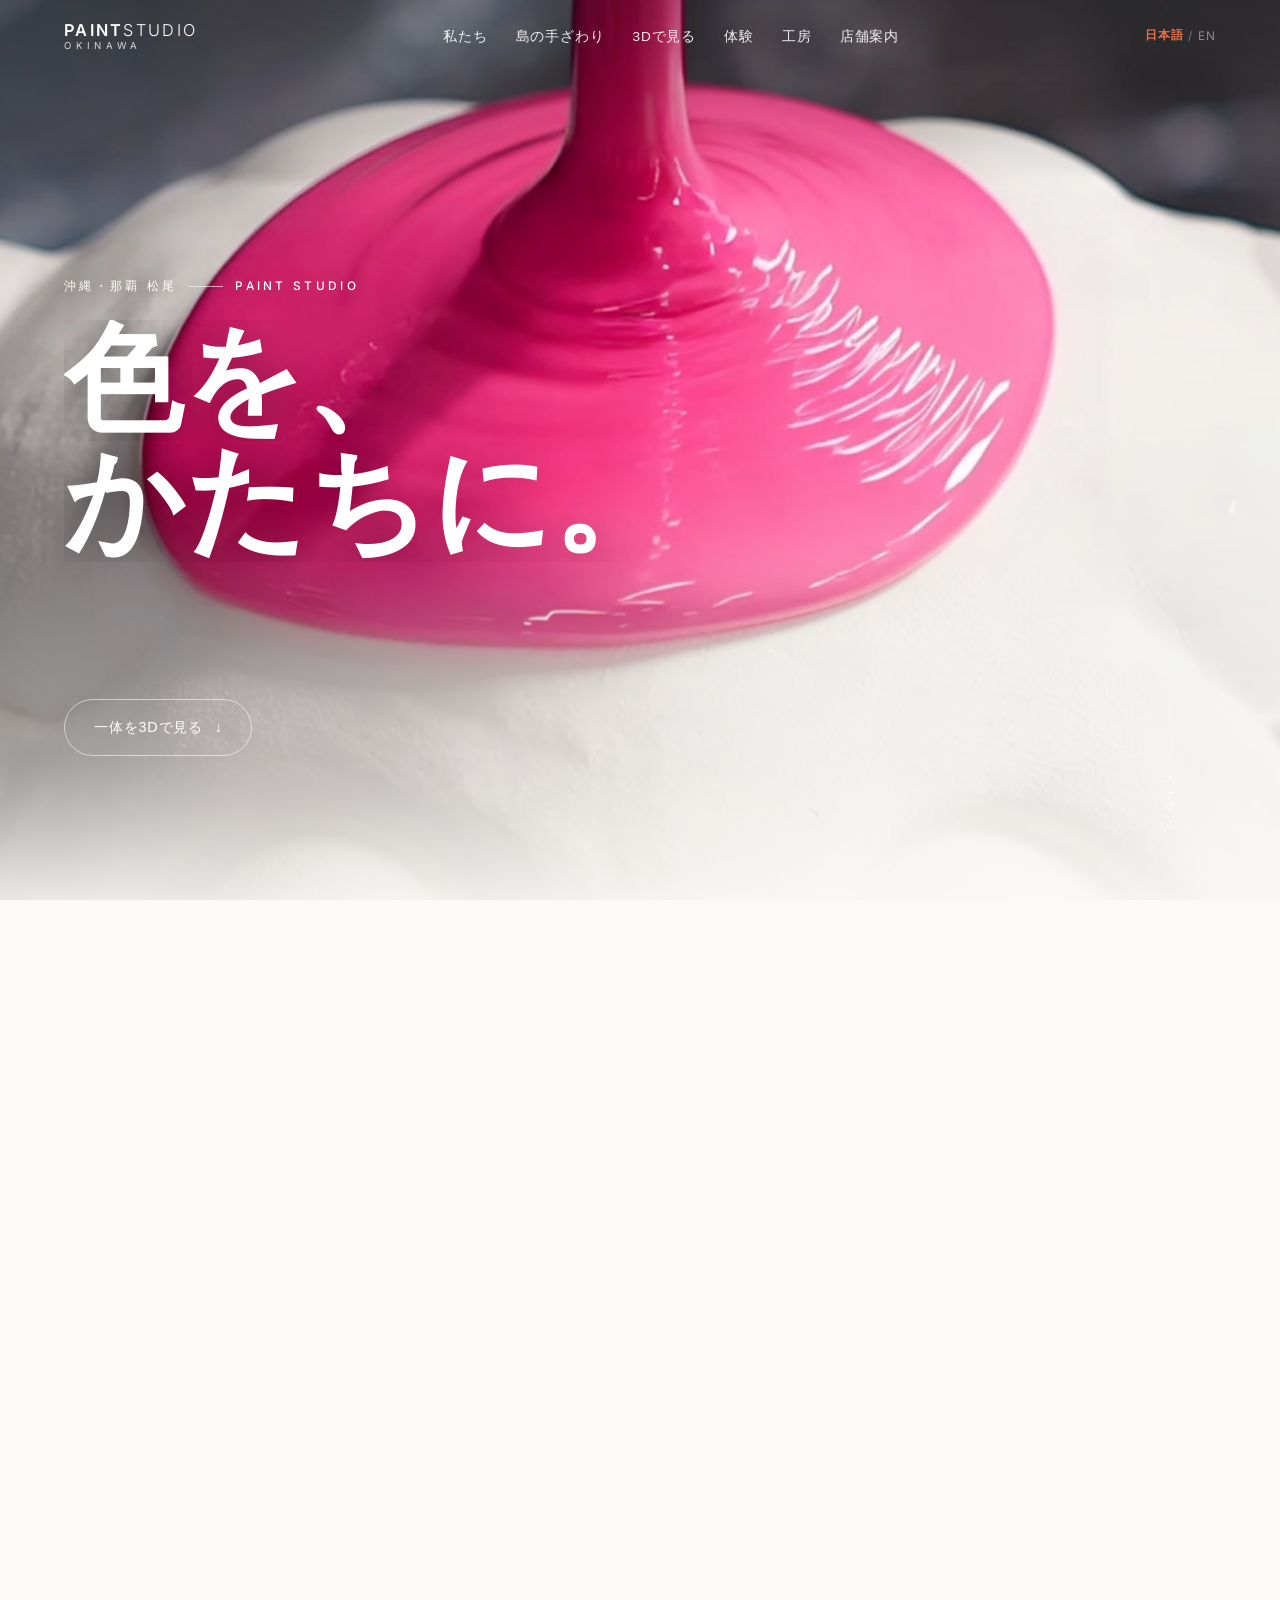
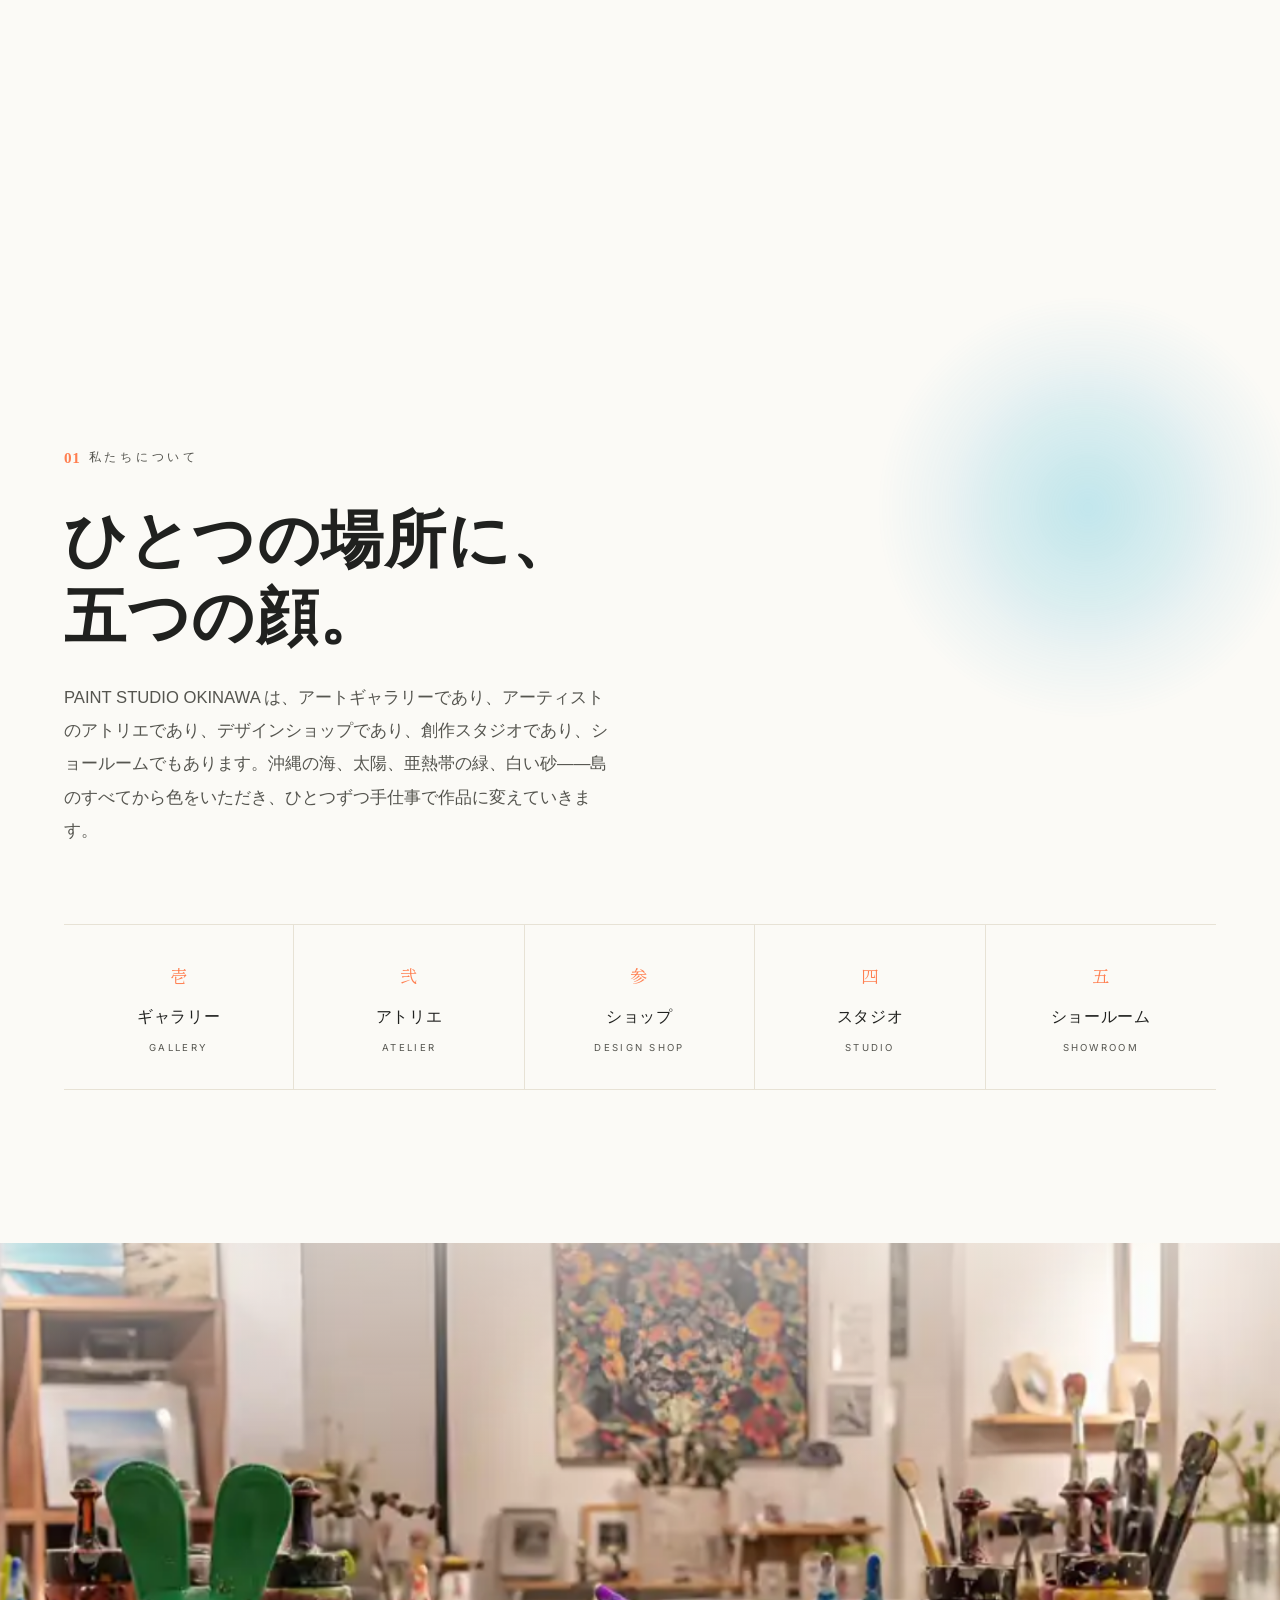
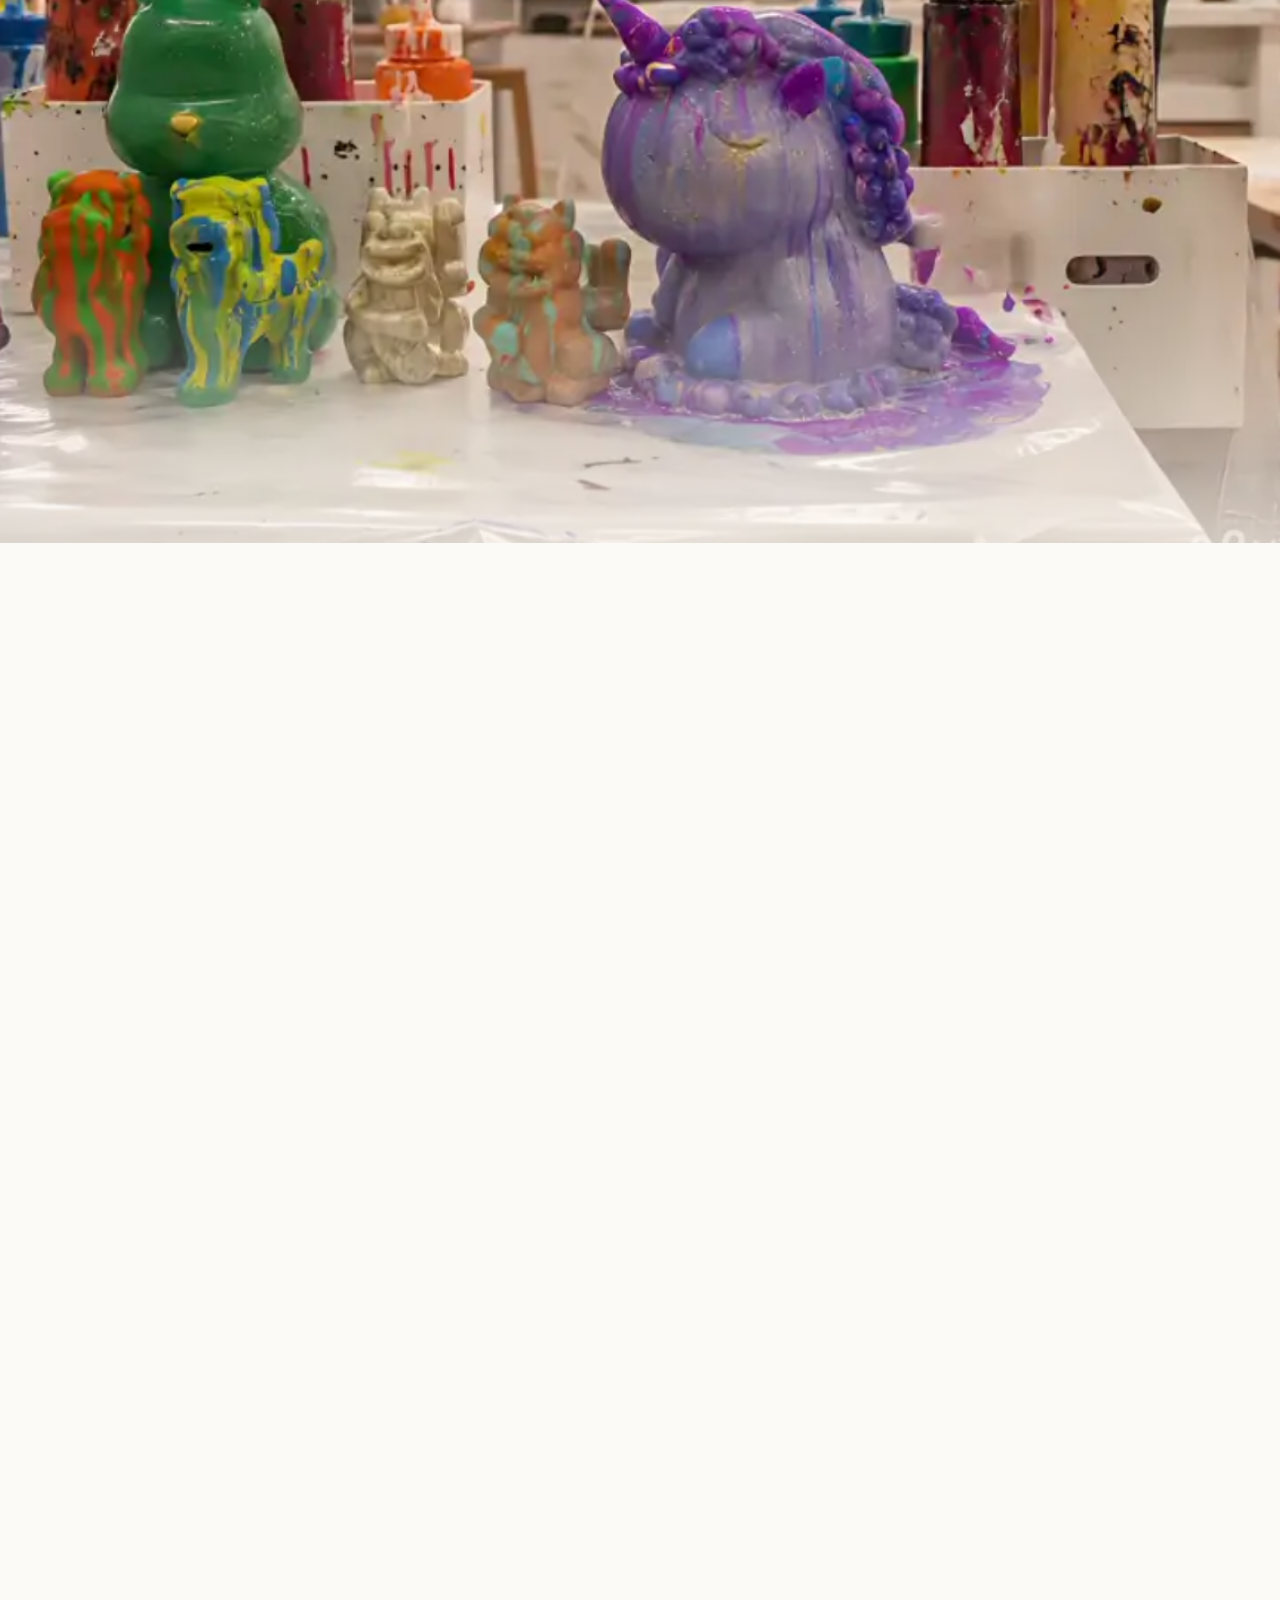
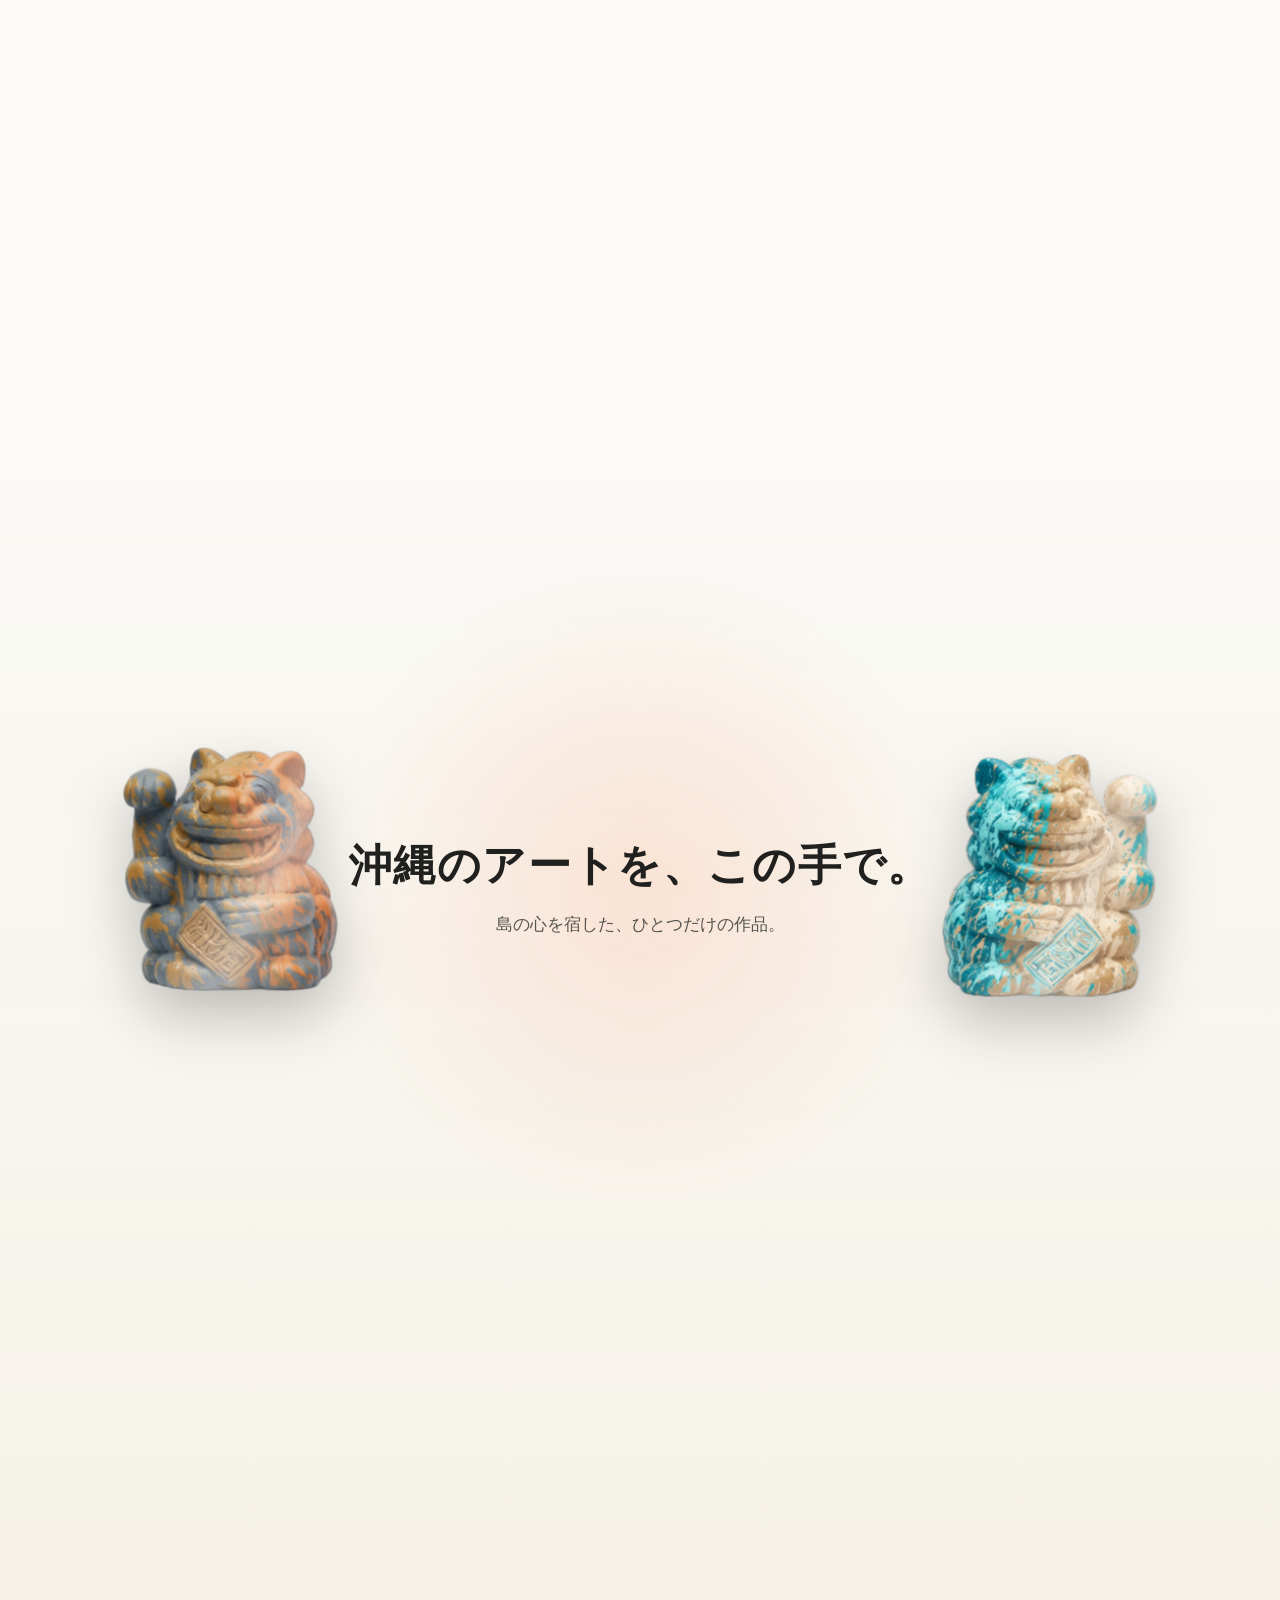
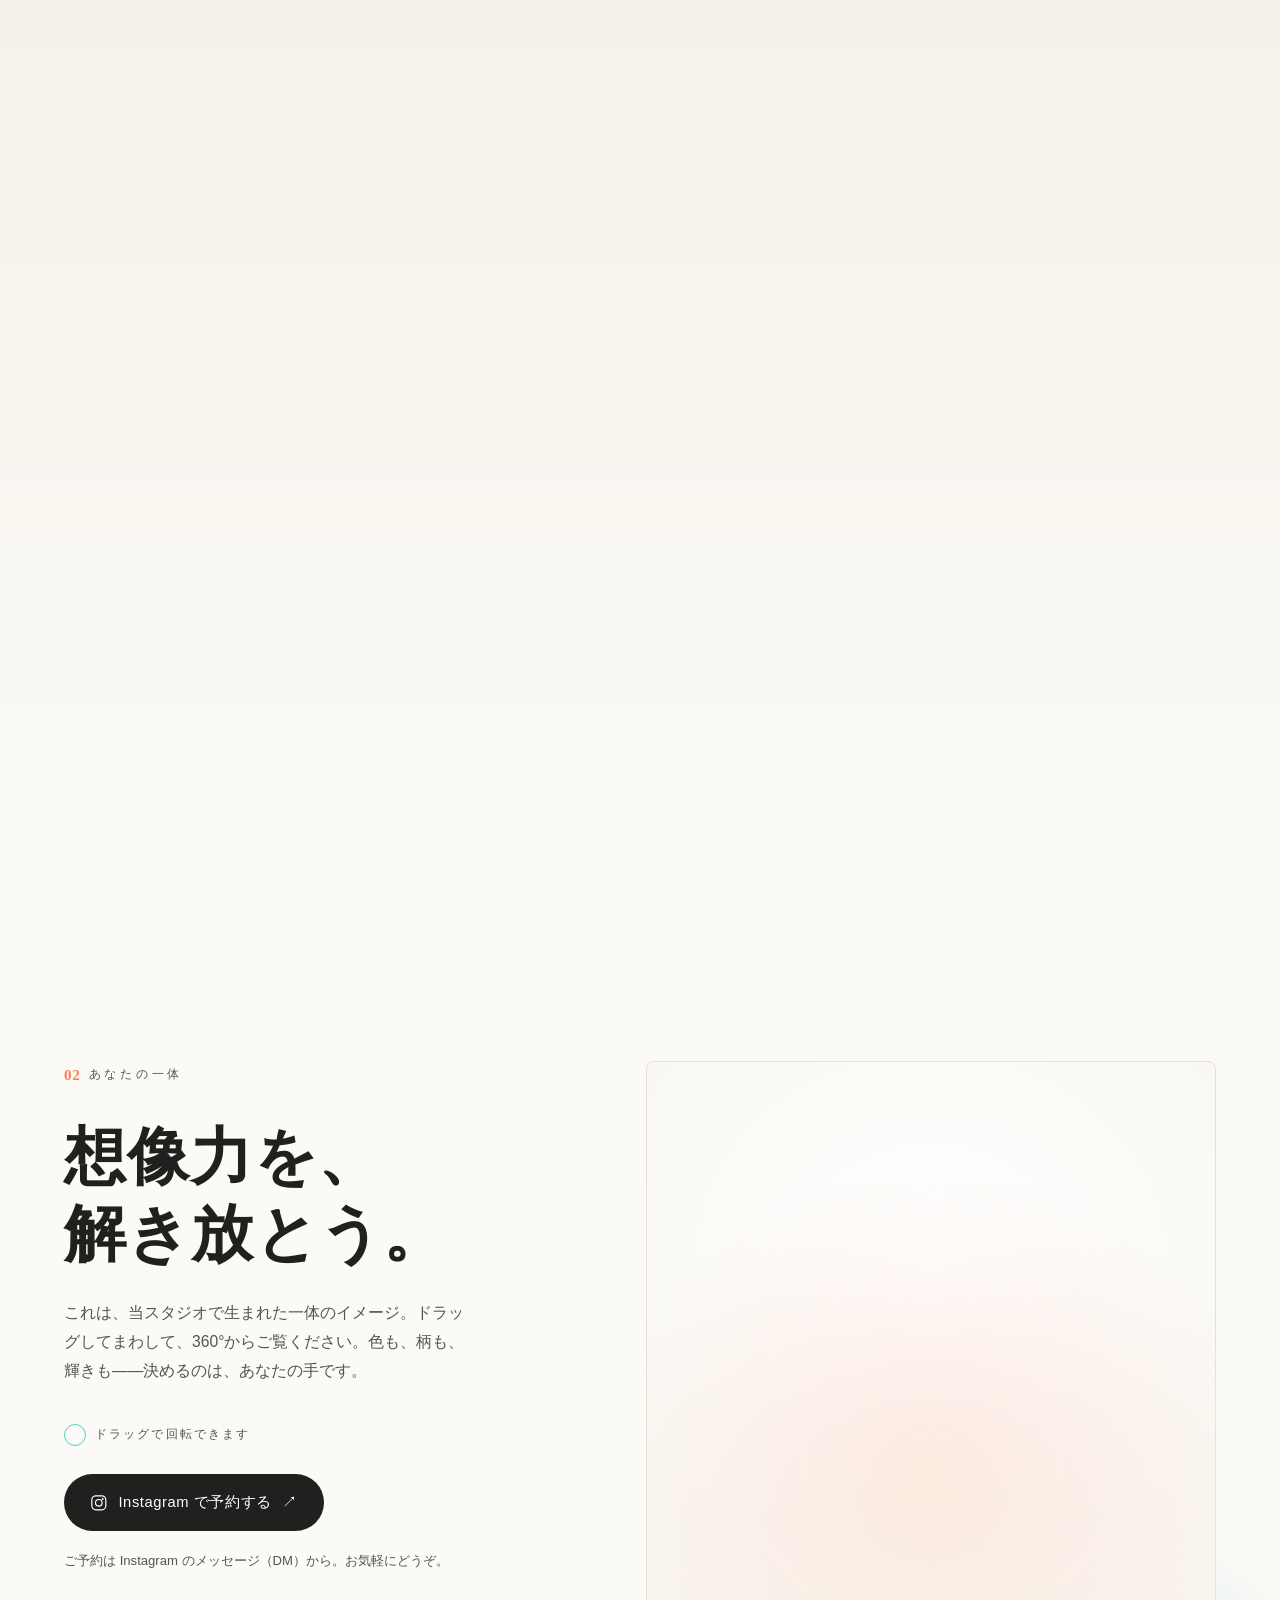
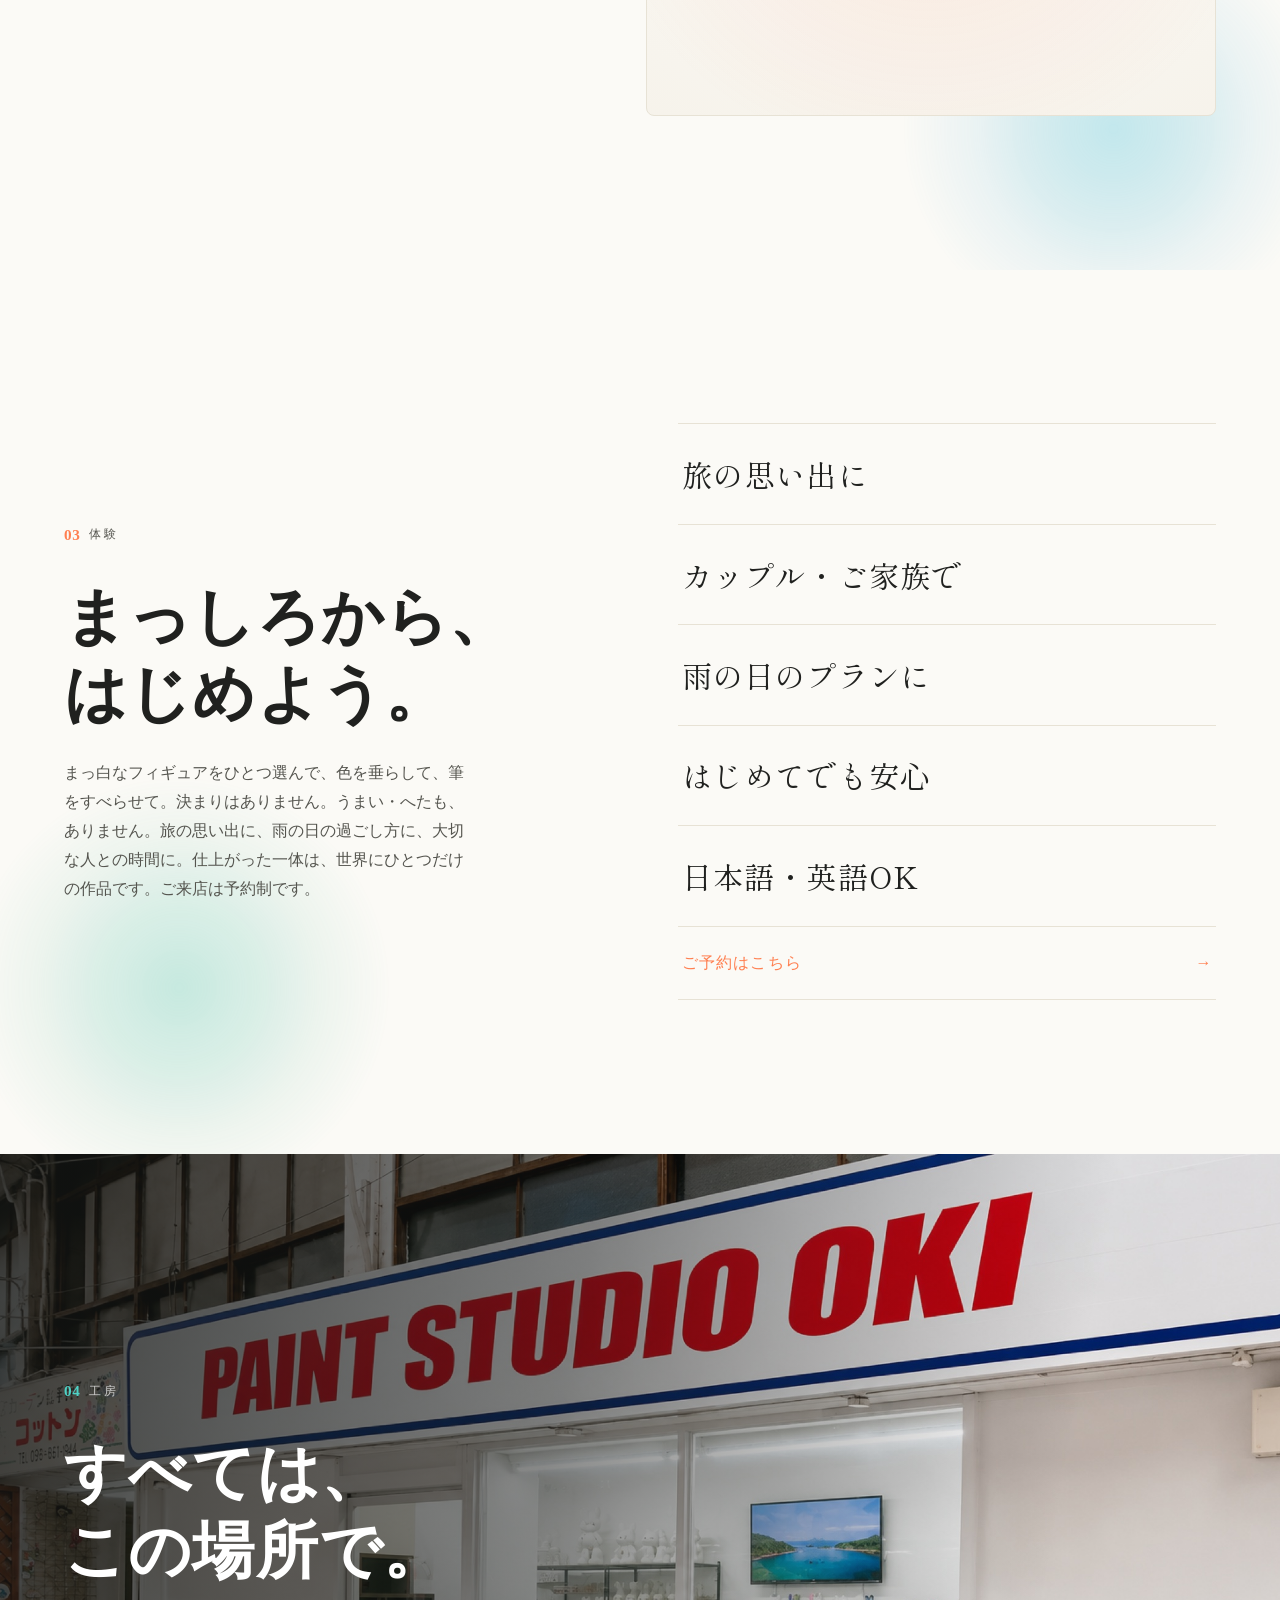
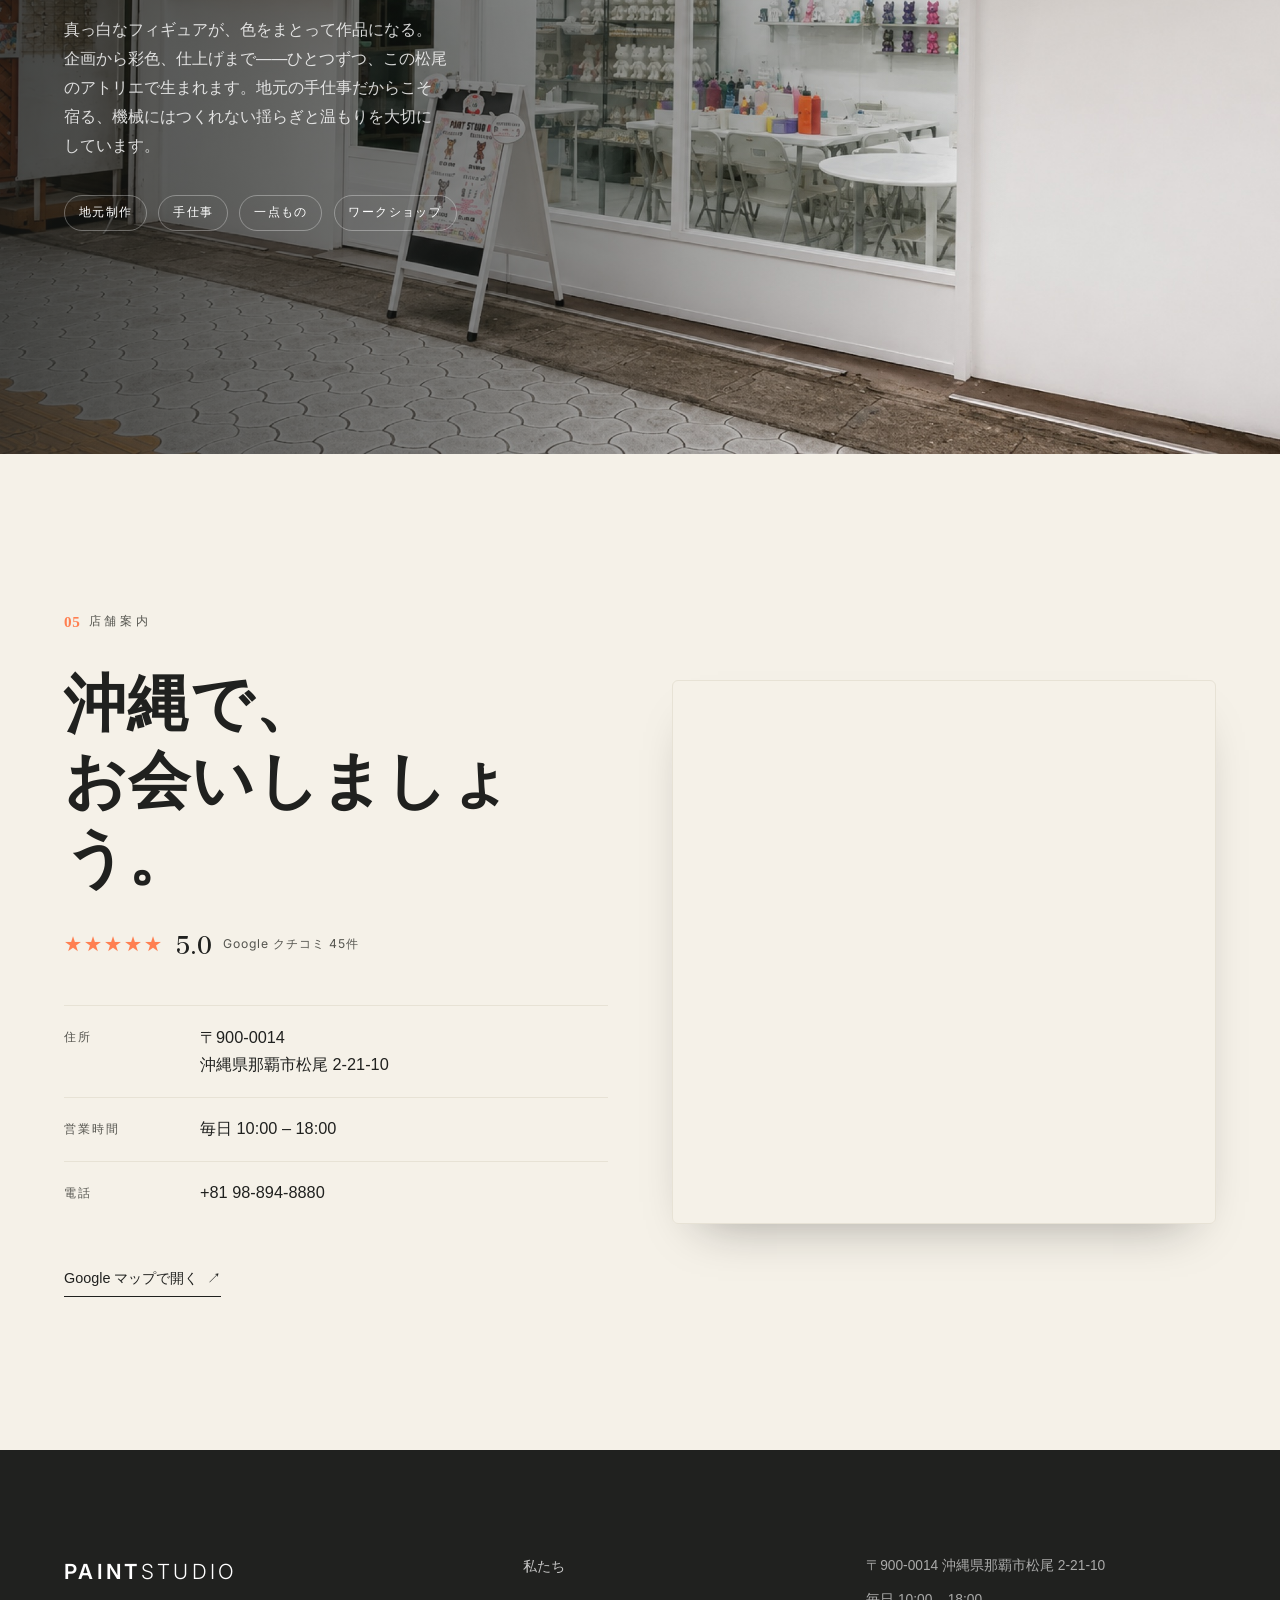
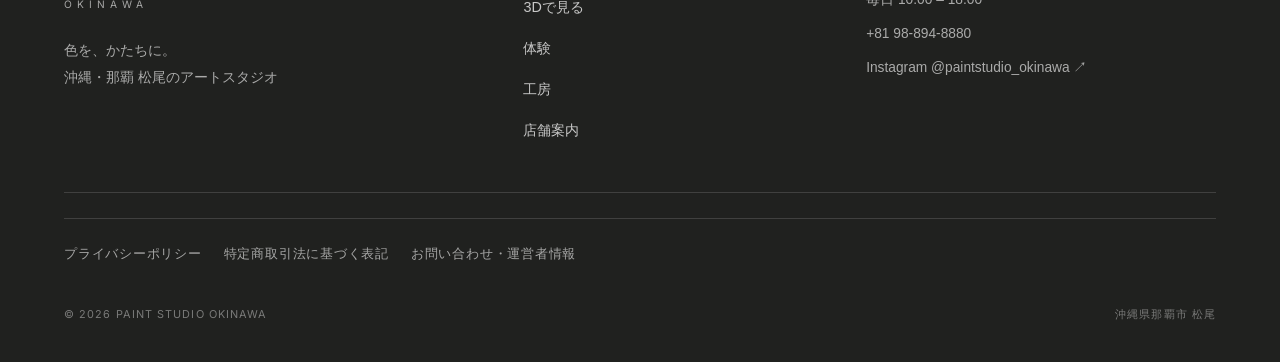
<file: index.html>
<!DOCTYPE html>
<html lang="ja">
<head>
<meta charset="UTF-8" />
<meta name="viewport" content="width=device-width, initial-scale=1.0" />
<!-- Démarrage toujours en haut de page. Certains navigateurs restaurent
     la position (ou scrollent vers un élément) même avec scrollRestoration
     = manual ; on verrouille donc le haut pendant la première seconde,
     jusqu'à ce que l'utilisateur scrolle lui-même. Placé ici pour
     s'exécuter avant tout rendu. -->
<script>
  try { history.scrollRestoration = "manual"; } catch (e) {}
  (function () {
    // On démarre toujours en haut, même si l'URL contient un hash de section
    // (laissé par un clic de menu) : on nettoie l'URL, sinon le navigateur
    // saute à cette section (ex. la carte) au rechargement.
    if (location.hash) {
      try { history.replaceState(null, "", location.pathname + location.search); } catch (e) {}
    }
    var locked = true;
    function unlock() { locked = false; }
    // toute intention de défilement de l'utilisateur lève le verrou
    ["wheel", "touchstart", "keydown", "mousedown"].forEach(function (ev) {
      addEventListener(ev, unlock, { passive: true, once: true });
    });
    function pin() { if (locked && window.scrollY) window.scrollTo(0, 0); }
    pin();
    document.addEventListener("DOMContentLoaded", pin);
    addEventListener("load", pin);
    var t0 = Date.now();
    (function loop() {
      if (!locked) return;
      pin();
      if (Date.now() - t0 < 2000) requestAnimationFrame(loop);
    })();
    setTimeout(unlock, 2100);
  })();
</script>
<title>PAINT STUDIO OKINAWA ｜ 沖縄・那覇のアートスタジオ</title>
<meta name="description" content="沖縄・那覇松尾のペイントスタジオ。ギャラリー・アトリエ・ショップ・スタジオ・ショールームがひとつに。海と光からうまれる、手づくりのアート作品。" />
<meta name="theme-color" content="#ffffff" />
<meta property="og:title" content="PAINT STUDIO OKINAWA" />
<meta property="og:description" content="沖縄からうまれる、手仕事のアート。ひとつずつ、この場所で。" />
<meta property="og:image" content="assets/poster-2.jpg" />
<meta property="og:type" content="website" />
<link rel="preconnect" href="https://fonts.googleapis.com" />
<link rel="preconnect" href="https://fonts.gstatic.com" crossorigin />
<link href="https://fonts.googleapis.com/css2?family=Inter:wght@300;400;500;600&family=Shippori+Mincho+B1:wght@500;600;700&family=Zen+Kaku+Gothic+New:wght@300;400;500;700&display=swap" rel="stylesheet" />
<link rel="stylesheet" href="style.css?v=5" />
</head>
<body class="loading">

  <!-- ░░ Loader ░░ -->
  <div class="loader" id="loader" aria-hidden="true">
    <div class="loader__inner">
      <div class="loader__mark">PAINT<span>STUDIO</span></div>
      <div class="loader__jp">沖縄</div>
      <div class="loader__bar"><span class="loader__fill" id="loaderFill"></span></div>
    </div>
  </div>

  <!-- ░░ Navigation ░░ -->
  <header class="nav" id="nav">
    <a href="#hero" class="nav__logo" data-link="hero" aria-label="PAINT STUDIO OKINAWA">
      <span class="nav__logo-main">PAINT<i>STUDIO</i></span>
      <span class="nav__logo-sub">OKINAWA</span>
    </a>
    <nav class="nav__links" id="navLinks">
      <a href="#about"    data-link="about"    data-ja="私たち"     data-en="About">私たち</a>
      <a href="#parade"   data-link="parade"   data-ja="島の手ざわり" data-en="Craft">島の手ざわり</a>
      <a href="#fig3d"    data-link="fig3d"    data-ja="3Dで見る"   data-en="In 3D">3Dで見る</a>
      <a href="#experience" data-link="experience" data-ja="体験"    data-en="Experience">体験</a>
      <a href="#atelier"  data-link="atelier"  data-ja="工房"       data-en="Studio">工房</a>
      <a href="#info"     data-link="info"     data-ja="店舗案内"    data-en="Visit">店舗案内</a>
    </nav>
    <div class="nav__right">
      <button class="lang" id="langToggle" aria-label="言語切り替え">
        <span class="lang__opt is-on" data-lang="ja">日本語</span>
        <span class="lang__sep">/</span>
        <span class="lang__opt" data-lang="en">EN</span>
      </button>
      <button class="nav__burger" id="navBurger" aria-label="メニュー" aria-expanded="false">
        <span></span><span></span>
      </button>
    </div>
  </header>

  <!-- ░░ Side section dots ░░ -->
  <aside class="dots" id="dots" aria-hidden="true">
    <button class="dot" data-dot="hero"     aria-label="トップ"></button>
    <button class="dot" data-dot="about"    aria-label="私たち"></button>
    <button class="dot" data-dot="parade"   aria-label="島の手ざわり"></button>
    <button class="dot" data-dot="fig3d"    aria-label="3Dで見る"></button>
    <button class="dot" data-dot="experience" aria-label="体験"></button>
    <button class="dot" data-dot="atelier"  aria-label="工房"></button>
    <button class="dot" data-dot="info"     aria-label="店舗案内"></button>
  </aside>

  <main>

    <!-- ░░ HERO ░░ -->
    <section class="hero" id="hero">
      <div class="hero__sticky">
        <div class="hero__media" id="heroMedia">
          <video class="hero__video" id="heroVideo" src="assets/video-2.mp4"
                 muted playsinline loop preload="auto" disablepictureinpicture></video>
          <div class="hero__wash"></div>
        </div>

        <div class="hero__content" id="heroContent">
          <p class="hero__eyebrow">
            <span data-ja="沖縄・那覇 松尾" data-en="Naha · Okinawa">沖縄・那覇 松尾</span>
            <i></i>
            <span>PAINT STUDIO</span>
          </p>
          <h1 class="hero__title">
            <span class="lines"><span data-ja="色を、" data-en="Colour,">色を、</span></span>
            <span class="lines"><span data-ja="かたちに。" data-en="given form.">かたちに。</span></span>
          </h1>
          <p class="hero__lead" data-ja="沖縄の海と光からうまれる、手づくりのアート。<br>ひとつずつ、心を込めて、この場所で。"
             data-en="Handmade art born from the sea and light of Okinawa.<br>Each piece shaped by hand, here, with care.">
             沖縄の海と光からうまれる、手づくりのアート。<br>ひとつずつ、心を込めて、この場所で。</p>
          <a class="hero__cta" href="#fig3d" data-ja="一体を3Dで見る" data-en="See a piece in 3D">一体を3Dで見る<span class="hero__cta-arrow">↓</span></a>
        </div>

        <div class="hero__cue" id="heroCue">
          <span class="hero__cue-line"><i></i></span>
          <span class="hero__cue-label" data-ja="スクロール" data-en="Scroll">スクロール</span>
        </div>
      </div>
    </section>

    <!-- ░░ ABOUT / L'UNIVERS ░░ -->
    <section class="section about" id="about">
      <div class="splash splash--ocean" aria-hidden="true"></div>
      <div class="section__inner about__inner">
        <div class="about__lead">
          <p class="eyebrow" data-reveal><span class="idx">01</span><span data-ja="私たちについて" data-en="About us">私たちについて</span></p>
          <h2 class="h-display" data-reveal data-ja="ひとつの場所に、<br>五つの顔。" data-en="One place,<br>five faces.">ひとつの場所に、<br>五つの顔。</h2>
          <p class="lead" data-reveal
             data-ja="PAINT STUDIO OKINAWA は、アートギャラリーであり、アーティストのアトリエであり、デザインショップであり、創作スタジオであり、ショールームでもあります。沖縄の海、太陽、亜熱帯の緑、白い砂——島のすべてから色をいただき、ひとつずつ手仕事で作品に変えていきます。"
             data-en="PAINT STUDIO OKINAWA is at once an art gallery, an artists' atelier, a design shop, a creative studio and a showroom. We borrow our colours from the sea, the sun, the tropical green and the white sand of Okinawa — and turn them, one by one, into works made by hand.">
             PAINT STUDIO OKINAWA は、アートギャラリーであり、アーティストのアトリエであり、デザインショップであり、創作スタジオであり、ショールームでもあります。沖縄の海、太陽、亜熱帯の緑、白い砂——島のすべてから色をいただき、ひとつずつ手仕事で作品に変えていきます。</p>
        </div>

        <ul class="facets">
          <li class="facet" data-reveal><span class="facet__no">壱</span><span class="facet__jp" data-ja="ギャラリー" data-en="Gallery">ギャラリー</span><span class="facet__en">GALLERY</span></li>
          <li class="facet" data-reveal style="--d:.08s"><span class="facet__no">弐</span><span class="facet__jp" data-ja="アトリエ" data-en="Atelier">アトリエ</span><span class="facet__en">ATELIER</span></li>
          <li class="facet" data-reveal style="--d:.16s"><span class="facet__no">参</span><span class="facet__jp" data-ja="ショップ" data-en="Shop">ショップ</span><span class="facet__en">DESIGN SHOP</span></li>
          <li class="facet" data-reveal style="--d:.24s"><span class="facet__no">四</span><span class="facet__jp" data-ja="スタジオ" data-en="Studio">スタジオ</span><span class="facet__en">STUDIO</span></li>
          <li class="facet" data-reveal style="--d:.32s"><span class="facet__no">五</span><span class="facet__jp" data-ja="ショールーム" data-en="Showroom">ショールーム</span><span class="facet__en">SHOWROOM</span></li>
        </ul>

      </div>
    </section>

    <!-- ░░ INTERLUDE CINÉ — la boutique, scrubbée au scroll ░░ -->
    <section class="cine" id="cine" aria-label="店内">
      <div class="cine__sticky">
        <canvas class="cine__video" id="cineCanvas"></canvas>
        <div class="cine__veil"></div>
        <blockquote class="cine__quote" id="cineQuote">
          <p data-ja="色を待つ、白いかたちたち。" data-en="White shapes, waiting for colour.">色を待つ、白いかたちたち。</p>
          <cite data-ja="ここから、あなただけの一体がはじまる。" data-en="Your one-of-a-kind piece begins here.">ここから、あなただけの一体がはじまる。</cite>
        </blockquote>
      </div>
    </section>

    <!-- ░░ PARADE — animation figurines au scroll (GSAP) ░░ -->
    <section class="parade" id="parade" aria-label="島の手ざわり">
      <div class="parade__pin" id="paradePin">
        <div class="splash splash--coral parade__splash" aria-hidden="true"></div>

        <!-- Deux figurines : elles entrent chacune d'un côté, se croisent,
             puis s'immobilisent à gauche / à droite en révélant le texte -->
        <div class="fig fig--anchor" data-fig="left"><div class="fig__inner"><img src="assets/figurines/fig-shisa2.png" alt="" /></div></div>
        <div class="fig fig--anchor" data-fig="right"><div class="fig__inner"><img src="assets/figurines/fig-shisa1.png" alt="" /></div></div>

        <!-- Texte central du final -->
        <div class="parade__caption" id="paradeCaption">
          <p class="parade__k"
             data-ja="沖縄のアートを、この手で。" data-en="The art of Okinawa, made by hand.">沖縄のアートを、この手で。</p>
          <p class="parade__s"
             data-ja="島の心を宿した、ひとつだけの作品。" data-en="Singular pieces, shaped in the spirit of the island.">島の心を宿した、ひとつだけの作品。</p>
        </div>
      </div>
    </section>

    <!-- ░░ 3D — une figurine à explorer, et le lien de réservation ░░ -->
    <section class="section fig3d" id="fig3d">
      <div class="splash splash--ocean fig3d__splash" aria-hidden="true"></div>
      <div class="section__inner fig3d__inner">
        <div class="fig3d__text">
          <p class="eyebrow" data-reveal><span class="idx">02</span><span data-ja="あなたの一体" data-en="Your piece">あなたの一体</span></p>
          <h2 class="h-display" data-reveal
              data-ja="想像力を、<br>解き放とう。" data-en="Let your<br>imagination loose.">想像力を、<br>解き放とう。</h2>
          <p class="lead" data-reveal style="--d:.1s"
             data-ja="これは、当スタジオで生まれた一体のイメージ。ドラッグしてまわして、360°からご覧ください。色も、柄も、輝きも——決めるのは、あなたの手です。"
             data-en="This is what one of your figures could become. Drag to spin it around and see every angle. The colours, the patterns, the shine — every choice is in your hands.">
             これは、当スタジオで生まれた一体のイメージ。ドラッグしてまわして、360°からご覧ください。色も、柄も、輝きも——決めるのは、あなたの手です。</p>
        </div>
        <div class="fig3d__stage" id="figStage" data-reveal style="--d:.1s">
          <canvas id="figCanvas"></canvas>
          <div class="fig3d__loading" id="figLoading" aria-hidden="true"><span></span></div>
        </div>
        <!-- Desktop : sous l'explication (colonne gauche). Mobile : sous le modèle. -->
        <div class="fig3d__cta">
          <div class="fig3d__hint" data-reveal style="--d:.2s">
            <span class="fig3d__ring"></span><span data-ja="ドラッグで回転できます" data-en="Drag to rotate">ドラッグで回転できます</span>
          </div>
          <a class="btn-insta" href="https://www.instagram.com/paintstudio_okinawa/" target="_blank" rel="noopener" data-reveal style="--d:.3s">
            <svg viewBox="0 0 24 24" fill="none" aria-hidden="true"><rect x="2.5" y="2.5" width="19" height="19" rx="5.5" stroke="currentColor" stroke-width="1.6"/><circle cx="12" cy="12" r="4.5" stroke="currentColor" stroke-width="1.6"/><circle cx="17.3" cy="6.7" r="1.3" fill="currentColor"/></svg>
            <span data-ja="Instagram で予約する" data-en="Book on Instagram">Instagram で予約する</span>
            <i>↗</i>
          </a>
          <p class="fig3d__note" data-reveal style="--d:.38s"
             data-ja="ご予約は Instagram のメッセージ（DM）から。お気軽にどうぞ。"
             data-en="Reservations are taken through Instagram DM — just send us a message.">
             ご予約は Instagram のメッセージ（DM）から。お気軽にどうぞ。</p>
        </div>
      </div>
    </section>

    <!-- ░░ EXPERIENCE / L'ATELIER À VIVRE (peindre sa figurine, sur réservation) ░░ -->
    <section class="section interior" id="experience">
      <div class="splash splash--green" aria-hidden="true"></div>
      <div class="section__inner interior__inner">
        <div class="interior__text">
          <p class="eyebrow" data-reveal><span class="idx">03</span><span data-ja="体験" data-en="Paint Experience">体験</span></p>
          <h2 class="h-display" data-reveal
              data-ja="まっしろから、<br>はじめよう。" data-en="Start from<br>pure white.">まっしろから、<br>はじめよう。</h2>
          <p class="lead" data-reveal style="--d:.1s"
             data-ja="まっ白なフィギュアをひとつ選んで、色を垂らして、筆をすべらせて。決まりはありません。うまい・へたも、ありません。旅の思い出に、雨の日の過ごし方に、大切な人との時間に。仕上がった一体は、世界にひとつだけの作品です。ご来店は予約制です。"
             data-en="Choose a blank white figure, drip the colours, let the brush glide. There are no rules here — and no such thing as being good or bad at it. A keepsake of your trip, a plan for a rainy day, time with someone special. The piece you finish is one of a kind, and it's yours. Visits are by reservation.">
             まっ白なフィギュアをひとつ選んで、色を垂らして、筆をすべらせて。決まりはありません。うまい・へたも、ありません。旅の思い出に、雨の日の過ごし方に、大切な人との時間に。仕上がった一体は、世界にひとつだけの作品です。ご来店は予約制です。</p>
        </div>
        <ul class="spaces">
          <li class="space" data-reveal><span data-ja="旅の思い出に" data-en="A travel keepsake">旅の思い出に</span></li>
          <li class="space" data-reveal style="--d:.06s"><span data-ja="カップル・ご家族で" data-en="Couples &amp; families">カップル・ご家族で</span></li>
          <li class="space" data-reveal style="--d:.12s"><span data-ja="雨の日のプランに" data-en="A rainy-day plan">雨の日のプランに</span></li>
          <li class="space" data-reveal style="--d:.18s"><span data-ja="はじめてでも安心" data-en="No experience needed">はじめてでも安心</span></li>
          <li class="space" data-reveal style="--d:.24s"><span data-ja="日本語・英語OK" data-en="English &amp; Japanese friendly">日本語・英語OK</span></li>
          <li class="space space--cta" data-reveal style="--d:.3s"><a href="#info"><span data-ja="ご予約はこちら" data-en="Book your visit">ご予約はこちら</span><i>→</i></a></li>
        </ul>
      </div>
    </section>

    <!-- ░░ ATELIER / L'ATELIER ░░ -->
    <section class="atelier" id="atelier">
      <div class="atelier__media">
        <img src="assets/photos/facade-oki.jpg" alt="沖縄・那覇 松尾にある PAINT STUDIO OKI の店舗外観。" loading="lazy" />
        <div class="atelier__veil"></div>
      </div>
      <div class="atelier__panel" data-reveal>
        <p class="eyebrow eyebrow--light" data-reveal><span class="idx">04</span><span data-ja="工房" data-en="The Studio">工房</span></p>
        <h2 class="h-display h-display--light"
            data-ja="すべては、<br>この場所で。" data-en="All of it,<br>made right here.">すべては、<br>この場所で。</h2>
        <p class="lead lead--light"
           data-ja="真っ白なフィギュアが、色をまとって作品になる。企画から彩色、仕上げまで——ひとつずつ、この松尾のアトリエで生まれます。地元の手仕事だからこそ宿る、機械にはつくれない揺らぎと温もりを大切にしています。"
           data-en="A blank white figure takes on colour and becomes a work of art. From concept to painting to finishing — each piece is born, one at a time, in this Matsuo atelier. Made locally, by hand, with the quiet imperfection and warmth no machine can give.">
           真っ白なフィギュアが、色をまとって作品になる。企画から彩色、仕上げまで——ひとつずつ、この松尾のアトリエで生まれます。地元の手仕事だからこそ宿る、機械にはつくれない揺らぎと温もりを大切にしています。</p>
        <ul class="atelier__tags">
          <li data-ja="地元制作" data-en="Made locally">地元制作</li>
          <li data-ja="手仕事" data-en="Handcraft">手仕事</li>
          <li data-ja="一点もの" data-en="One of a kind">一点もの</li>
          <li data-ja="ワークショップ" data-en="Workshops">ワークショップ</li>
        </ul>
      </div>
    </section>

    <!-- ░░ INFO / INFORMATIONS ░░ -->
    <section class="section info" id="info">
      <div class="section__inner info__inner">
        <div class="info__col">
          <p class="eyebrow" data-reveal><span class="idx">05</span><span data-ja="店舗案内" data-en="Visit">店舗案内</span></p>
          <h2 class="h-display" data-reveal data-ja="沖縄で、<br>お会いしましょう。" data-en="Come and<br>see us.">沖縄で、<br>お会いしましょう。</h2>

          <div class="rating" data-reveal style="--d:.1s">
            <span class="rating__stars" aria-hidden="true">★★★★★</span>
            <span class="rating__num">5.0</span>
            <span class="rating__count" data-ja="Google クチコミ 45件" data-en="5.0 · 45 Google reviews">Google クチコミ 45件</span>
          </div>

          <dl class="info__list">
            <div data-reveal><dt data-ja="住所" data-en="Address">住所</dt>
              <dd>〒900-0014<br>沖縄県那覇市松尾 2-21-10</dd></div>
            <div data-reveal style="--d:.06s"><dt data-ja="営業時間" data-en="Hours">営業時間</dt>
              <dd data-ja="毎日 10:00 – 18:00" data-en="Daily · 10:00 – 18:00">毎日 10:00 – 18:00</dd></div>
            <div data-reveal style="--d:.12s"><dt data-ja="電話" data-en="Phone">電話</dt>
              <dd><a href="tel:+81988948880">+81 98-894-8880</a></dd></div>
          </dl>

          <a class="info__maps" data-reveal style="--d:.2s" target="_blank" rel="noopener"
             href="https://www.google.com/maps/search/?api=1&query=PAINT%20STUDIO%20OKI%20%E6%B2%96%E7%B8%84%E7%9C%8C%E9%82%A3%E8%A6%87%E5%B8%82%E6%9D%BE%E5%B0%BE2-21-10"
             data-ja="Google マップで開く" data-en="Open in Google Maps">Google マップで開く<span>↗</span></a>
        </div>

        <div class="info__map" id="infoMap" data-reveal style="--d:.1s">
          <!-- src différée (data-src) : chargée par script.js quand la section
               approche, pour éviter que l'iframe ne vole le focus et fasse
               scroller la page en bas au chargement. -->
          <iframe title="PAINT STUDIO OKINAWA の地図"
            data-src="https://www.google.com/maps?q=%E6%B2%96%E7%B8%84%E7%9C%8C%E9%82%A3%E8%A6%87%E5%B8%82%E6%9D%BE%E5%B0%BE2-21-10&z=17&output=embed"
            loading="lazy" referrerpolicy="no-referrer-when-downgrade"></iframe>
        </div>
      </div>
    </section>

  </main>

  <!-- ░░ Footer ░░ -->
  <footer class="footer">
    <div class="footer__top">
      <div class="footer__brand">
        <span class="footer__mark">PAINT<i>STUDIO</i></span>
        <span class="footer__sub">OKINAWA</span>
        <p data-ja="色を、かたちに。<br>沖縄・那覇 松尾のアートスタジオ" data-en="Colour, given form.<br>An art studio in Matsuo, Naha, Okinawa.">色を、かたちに。<br>沖縄・那覇 松尾のアートスタジオ</p>
      </div>
      <nav class="footer__nav">
        <a href="#about"    data-ja="私たち" data-en="About">私たち</a>
        <a href="#fig3d"    data-ja="3Dで見る" data-en="In 3D">3Dで見る</a>
        <a href="#experience" data-ja="体験" data-en="Experience">体験</a>
        <a href="#atelier"  data-ja="工房" data-en="Studio">工房</a>
        <a href="#info"     data-ja="店舗案内" data-en="Visit">店舗案内</a>
      </nav>
      <dl class="footer__contact">
        <dd>〒900-0014 沖縄県那覇市松尾 2-21-10</dd>
        <dd data-ja="毎日 10:00 – 18:00" data-en="Daily 10:00 – 18:00">毎日 10:00 – 18:00</dd>
        <dd><a href="tel:+81988948880">+81 98-894-8880</a></dd>
        <dd><a href="https://www.instagram.com/paintstudio_okinawa/" target="_blank" rel="noopener">Instagram @paintstudio_okinawa ↗</a></dd>
      </dl>
    </div>
    <nav class="footer__legal">
      <a href="privacy.html" data-ja="プライバシーポリシー" data-en="Privacy Policy">プライバシーポリシー</a>
      <a href="tokusho.html" data-ja="特定商取引法に基づく表記" data-en="Legal Notice">特定商取引法に基づく表記</a>
      <a href="contact.html" data-ja="お問い合わせ・運営者情報" data-en="Contact & Operator">お問い合わせ・運営者情報</a>
    </nav>
    <div class="footer__base">
      <span>© 2026 PAINT STUDIO OKINAWA</span>
      <span>沖縄県那覇市 松尾</span>
    </div>
  </footer>

  <script src="assets/vendor/gsap.min.js"></script>
  <script src="assets/vendor/three.min.js"></script>
  <script src="assets/vendor/OBJLoader.js"></script>
  <script src="assets/vendor/OrbitControls.js"></script>
  <script src="script.js?v=5"></script>
</body>
</html>
</file>
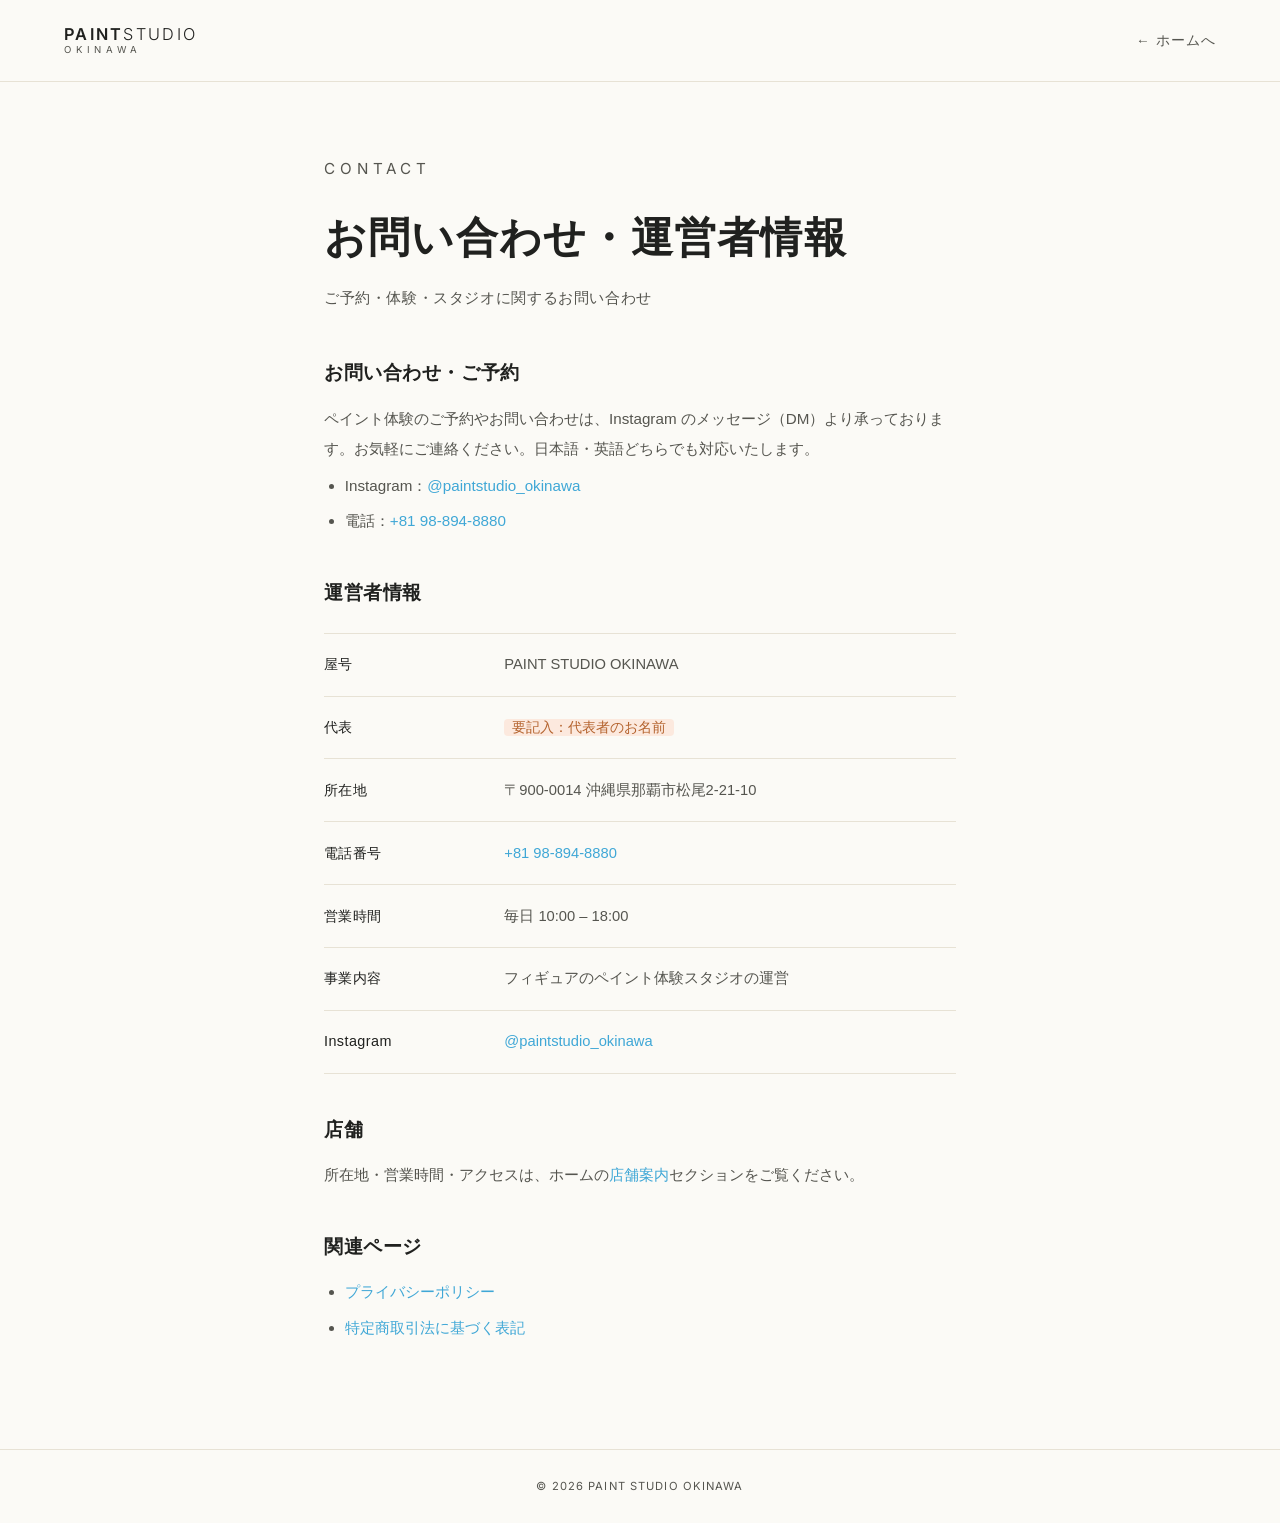
<file: contact.html>
<!DOCTYPE html>
<html lang="ja">
<head>
<meta charset="UTF-8" />
<meta name="viewport" content="width=device-width, initial-scale=1.0" />
<title>お問い合わせ・運営者情報 ｜ PAINT STUDIO OKINAWA</title>
<meta name="robots" content="noindex" />
<link rel="preconnect" href="https://fonts.googleapis.com" />
<link rel="preconnect" href="https://fonts.gstatic.com" crossorigin />
<link href="https://fonts.googleapis.com/css2?family=Inter:wght@300;400;500;600&family=Shippori+Mincho+B1:wght@500;600;700&family=Zen+Kaku+Gothic+New:wght@300;400;500;700&display=swap" rel="stylesheet" />
<link rel="stylesheet" href="style.css?v=5" />
</head>
<body class="legal-body">
  <header class="legal-nav">
    <a href="index.html" class="legal-logo"><b>PAINT<i>STUDIO</i></b><span>OKINAWA</span></a>
    <a href="index.html" class="legal-back">← ホームへ</a>
  </header>

  <main class="legal">
    <p class="eyebrow">Contact</p>
    <h1>お問い合わせ・運営者情報</h1>
    <p class="legal__meta">ご予約・体験・スタジオに関するお問い合わせ</p>

    <h2>お問い合わせ・ご予約</h2>
    <p>ペイント体験のご予約やお問い合わせは、Instagram のメッセージ（DM）より承っております。お気軽にご連絡ください。日本語・英語どちらでも対応いたします。</p>
    <ul>
      <li>Instagram：<a href="https://www.instagram.com/paintstudio_okinawa/" target="_blank" rel="noopener">@paintstudio_okinawa</a></li>
      <li>電話：<a href="tel:+81988948880">+81 98-894-8880</a></li>
    </ul>

    <h2>運営者情報</h2>
    <dl class="legal-dl">
      <div><dt>屋号</dt><dd>PAINT STUDIO OKINAWA</dd></div>
      <div><dt>代表</dt><dd><span class="todo">要記入：代表者のお名前</span></dd></div>
      <div><dt>所在地</dt><dd>〒900-0014 沖縄県那覇市松尾2-21-10</dd></div>
      <div><dt>電話番号</dt><dd><a href="tel:+81988948880">+81 98-894-8880</a></dd></div>
      <div><dt>営業時間</dt><dd>毎日 10:00 – 18:00</dd></div>
      <div><dt>事業内容</dt><dd>フィギュアのペイント体験スタジオの運営</dd></div>
      <div><dt>Instagram</dt><dd><a href="https://www.instagram.com/paintstudio_okinawa/" target="_blank" rel="noopener">@paintstudio_okinawa</a></dd></div>
    </dl>

    <h2>店舗</h2>
    <p>所在地・営業時間・アクセスは、ホームの<a href="index.html#info">店舗案内</a>セクションをご覧ください。</p>

    <h2>関連ページ</h2>
    <ul>
      <li><a href="privacy.html">プライバシーポリシー</a></li>
      <li><a href="tokusho.html">特定商取引法に基づく表記</a></li>
    </ul>
  </main>

  <footer class="legal-foot">© 2026 PAINT STUDIO OKINAWA</footer>
</body>
</html>
</file>
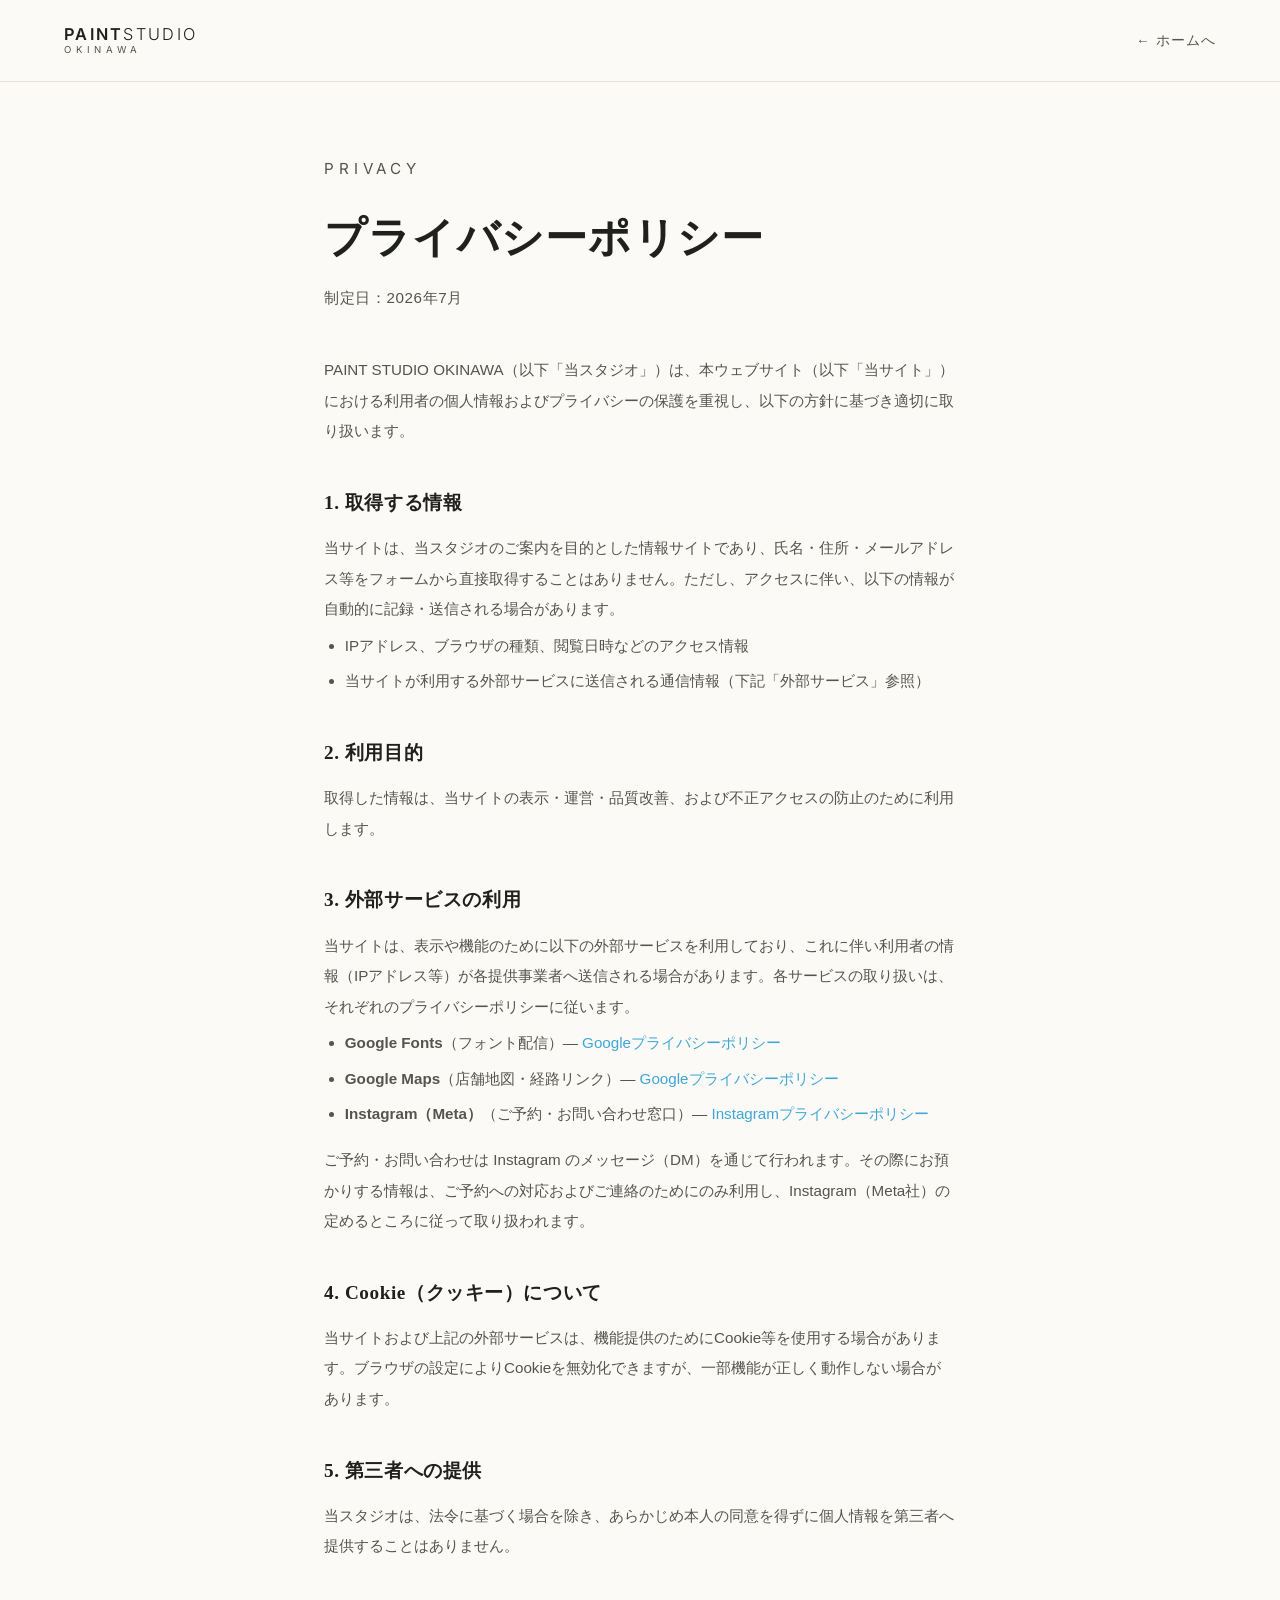
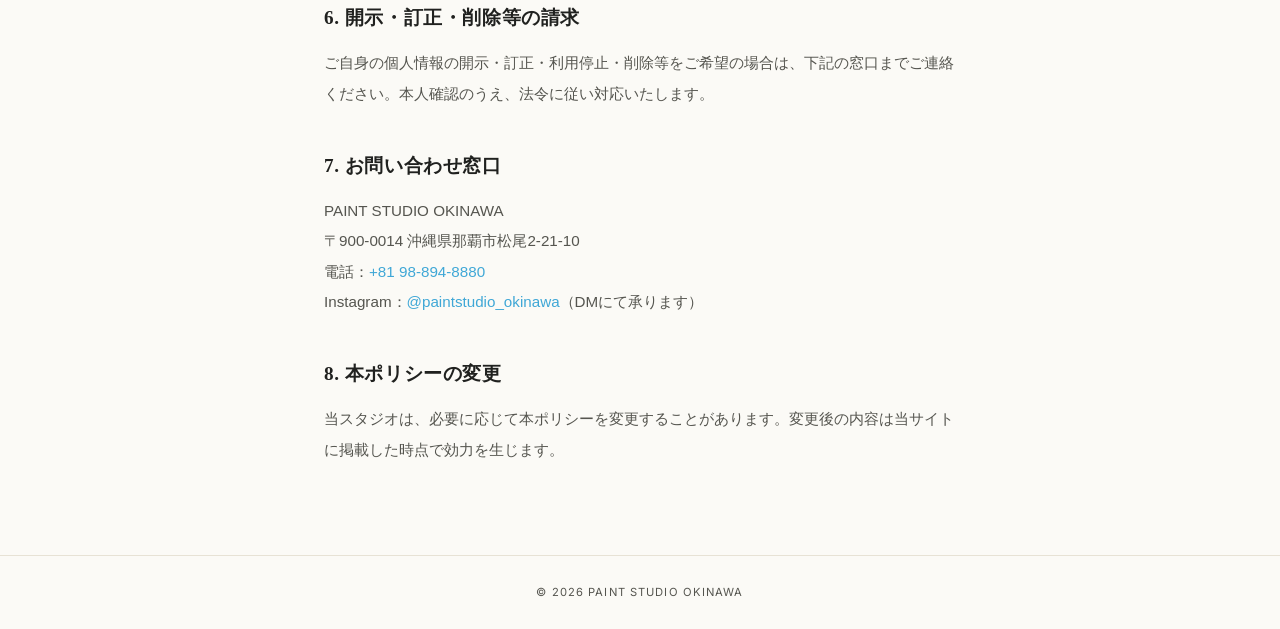
<file: privacy.html>
<!DOCTYPE html>
<html lang="ja">
<head>
<meta charset="UTF-8" />
<meta name="viewport" content="width=device-width, initial-scale=1.0" />
<title>プライバシーポリシー ｜ PAINT STUDIO OKINAWA</title>
<meta name="robots" content="noindex" />
<link rel="preconnect" href="https://fonts.googleapis.com" />
<link rel="preconnect" href="https://fonts.gstatic.com" crossorigin />
<link href="https://fonts.googleapis.com/css2?family=Inter:wght@300;400;500;600&family=Shippori+Mincho+B1:wght@500;600;700&family=Zen+Kaku+Gothic+New:wght@300;400;500;700&display=swap" rel="stylesheet" />
<link rel="stylesheet" href="style.css?v=5" />
</head>
<body class="legal-body">
  <header class="legal-nav">
    <a href="index.html" class="legal-logo"><b>PAINT<i>STUDIO</i></b><span>OKINAWA</span></a>
    <a href="index.html" class="legal-back">← ホームへ</a>
  </header>

  <main class="legal">
    <p class="eyebrow">Privacy</p>
    <h1>プライバシーポリシー</h1>
    <p class="legal__meta">制定日：2026年7月</p>

    <p>PAINT STUDIO OKINAWA（以下「当スタジオ」）は、本ウェブサイト（以下「当サイト」）における利用者の個人情報およびプライバシーの保護を重視し、以下の方針に基づき適切に取り扱います。</p>

    <h2>1. 取得する情報</h2>
    <p>当サイトは、当スタジオのご案内を目的とした情報サイトであり、氏名・住所・メールアドレス等をフォームから直接取得することはありません。ただし、アクセスに伴い、以下の情報が自動的に記録・送信される場合があります。</p>
    <ul>
      <li>IPアドレス、ブラウザの種類、閲覧日時などのアクセス情報</li>
      <li>当サイトが利用する外部サービスに送信される通信情報（下記「外部サービス」参照）</li>
    </ul>

    <h2>2. 利用目的</h2>
    <p>取得した情報は、当サイトの表示・運営・品質改善、および不正アクセスの防止のために利用します。</p>

    <h2>3. 外部サービスの利用</h2>
    <p>当サイトは、表示や機能のために以下の外部サービスを利用しており、これに伴い利用者の情報（IPアドレス等）が各提供事業者へ送信される場合があります。各サービスの取り扱いは、それぞれのプライバシーポリシーに従います。</p>
    <ul>
      <li><strong>Google Fonts</strong>（フォント配信）— <a href="https://policies.google.com/privacy" target="_blank" rel="noopener">Googleプライバシーポリシー</a></li>
      <li><strong>Google Maps</strong>（店舗地図・経路リンク）— <a href="https://policies.google.com/privacy" target="_blank" rel="noopener">Googleプライバシーポリシー</a></li>
      <li><strong>Instagram（Meta）</strong>（ご予約・お問い合わせ窓口）— <a href="https://privacycenter.instagram.com/policy" target="_blank" rel="noopener">Instagramプライバシーポリシー</a></li>
    </ul>
    <p>ご予約・お問い合わせは Instagram のメッセージ（DM）を通じて行われます。その際にお預かりする情報は、ご予約への対応およびご連絡のためにのみ利用し、Instagram（Meta社）の定めるところに従って取り扱われます。</p>

    <h2>4. Cookie（クッキー）について</h2>
    <p>当サイトおよび上記の外部サービスは、機能提供のためにCookie等を使用する場合があります。ブラウザの設定によりCookieを無効化できますが、一部機能が正しく動作しない場合があります。</p>

    <h2>5. 第三者への提供</h2>
    <p>当スタジオは、法令に基づく場合を除き、あらかじめ本人の同意を得ずに個人情報を第三者へ提供することはありません。</p>

    <h2>6. 開示・訂正・削除等の請求</h2>
    <p>ご自身の個人情報の開示・訂正・利用停止・削除等をご希望の場合は、下記の窓口までご連絡ください。本人確認のうえ、法令に従い対応いたします。</p>

    <h2>7. お問い合わせ窓口</h2>
    <p>PAINT STUDIO OKINAWA<br>
    〒900-0014 沖縄県那覇市松尾2-21-10<br>
    電話：<a href="tel:+81988948880">+81 98-894-8880</a><br>
    Instagram：<a href="https://www.instagram.com/paintstudio_okinawa/" target="_blank" rel="noopener">@paintstudio_okinawa</a>（DMにて承ります）</p>

    <h2>8. 本ポリシーの変更</h2>
    <p>当スタジオは、必要に応じて本ポリシーを変更することがあります。変更後の内容は当サイトに掲載した時点で効力を生じます。</p>
  </main>

  <footer class="legal-foot">© 2026 PAINT STUDIO OKINAWA</footer>
</body>
</html>
</file>
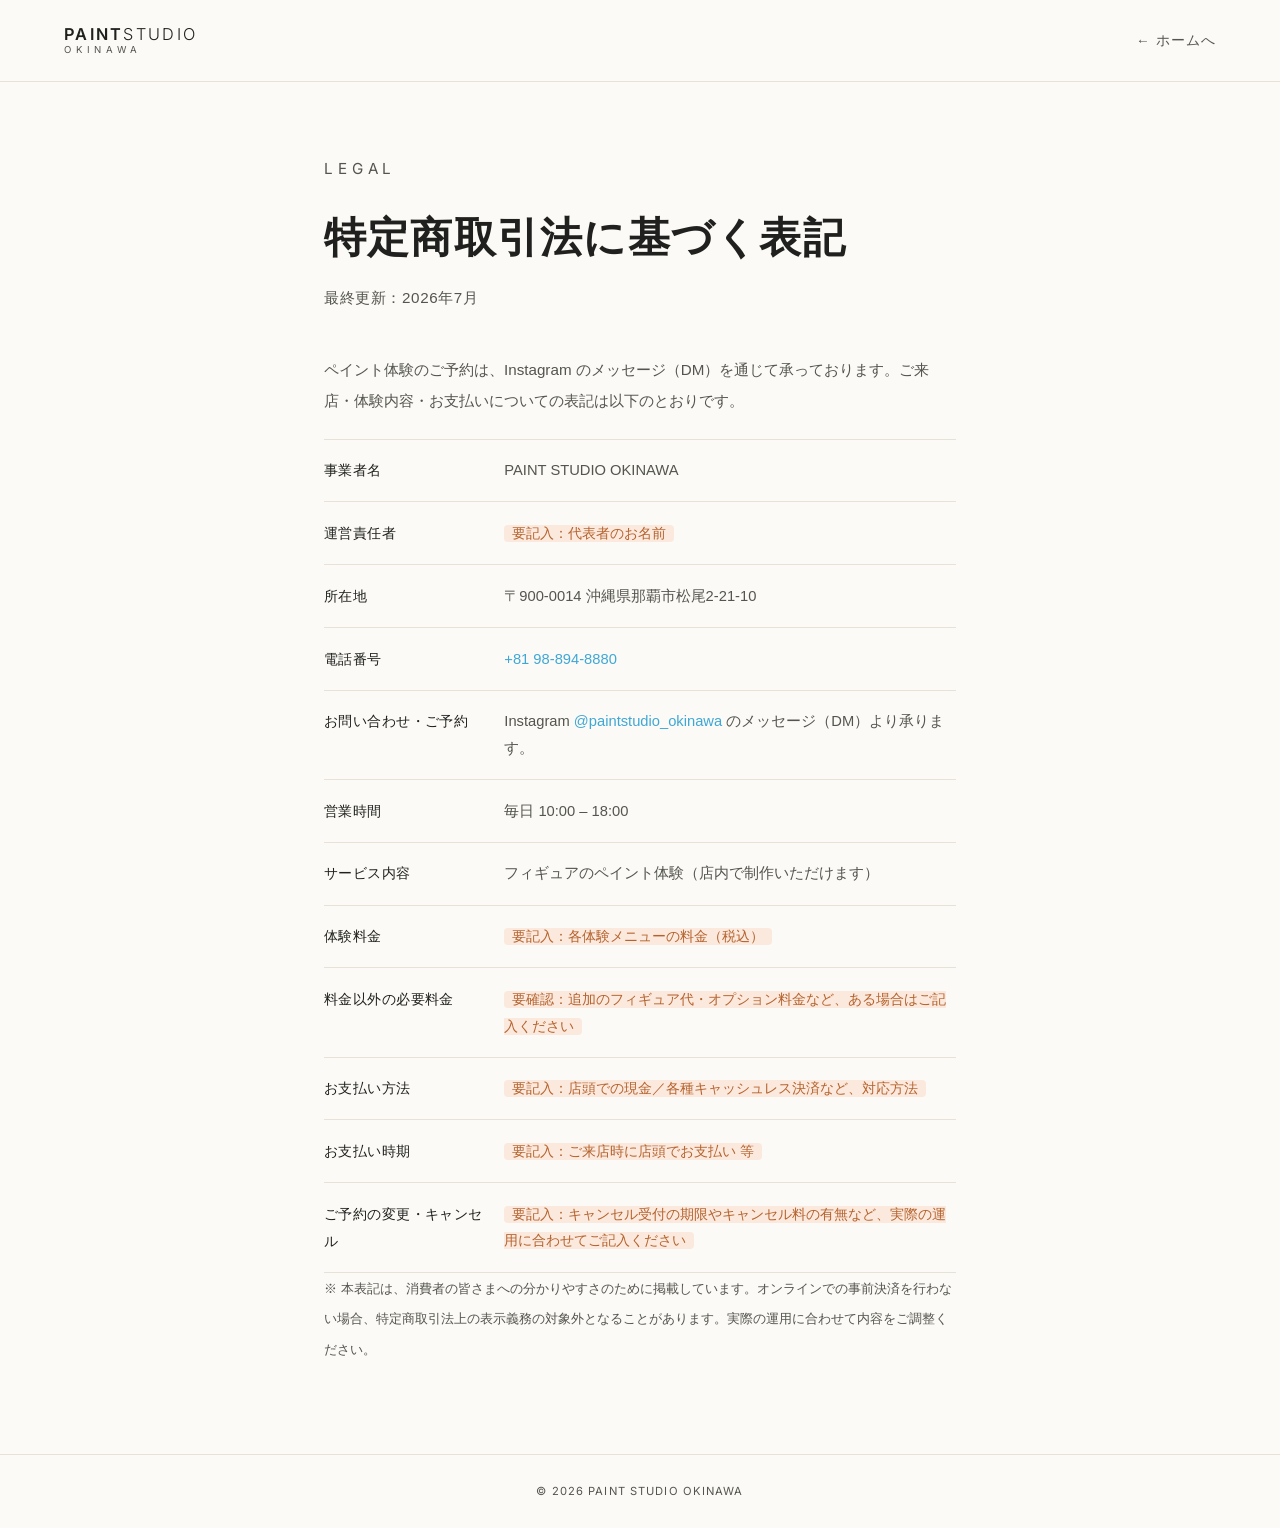
<file: tokusho.html>
<!DOCTYPE html>
<html lang="ja">
<head>
<meta charset="UTF-8" />
<meta name="viewport" content="width=device-width, initial-scale=1.0" />
<title>特定商取引法に基づく表記 ｜ PAINT STUDIO OKINAWA</title>
<meta name="robots" content="noindex" />
<link rel="preconnect" href="https://fonts.googleapis.com" />
<link rel="preconnect" href="https://fonts.gstatic.com" crossorigin />
<link href="https://fonts.googleapis.com/css2?family=Inter:wght@300;400;500;600&family=Shippori+Mincho+B1:wght@500;600;700&family=Zen+Kaku+Gothic+New:wght@300;400;500;700&display=swap" rel="stylesheet" />
<link rel="stylesheet" href="style.css?v=5" />
</head>
<body class="legal-body">
  <header class="legal-nav">
    <a href="index.html" class="legal-logo"><b>PAINT<i>STUDIO</i></b><span>OKINAWA</span></a>
    <a href="index.html" class="legal-back">← ホームへ</a>
  </header>

  <main class="legal">
    <p class="eyebrow">Legal</p>
    <h1>特定商取引法に基づく表記</h1>
    <p class="legal__meta">最終更新：2026年7月</p>

    <p>ペイント体験のご予約は、Instagram のメッセージ（DM）を通じて承っております。ご来店・体験内容・お支払いについての表記は以下のとおりです。</p>

    <dl class="legal-dl">
      <div><dt>事業者名</dt><dd>PAINT STUDIO OKINAWA</dd></div>
      <div><dt>運営責任者</dt><dd><span class="todo">要記入：代表者のお名前</span></dd></div>
      <div><dt>所在地</dt><dd>〒900-0014 沖縄県那覇市松尾2-21-10</dd></div>
      <div><dt>電話番号</dt><dd><a href="tel:+81988948880">+81 98-894-8880</a></dd></div>
      <div><dt>お問い合わせ・ご予約</dt><dd>Instagram <a href="https://www.instagram.com/paintstudio_okinawa/" target="_blank" rel="noopener">@paintstudio_okinawa</a> のメッセージ（DM）より承ります。</dd></div>
      <div><dt>営業時間</dt><dd>毎日 10:00 – 18:00</dd></div>
      <div><dt>サービス内容</dt><dd>フィギュアのペイント体験（店内で制作いただけます）</dd></div>
      <div><dt>体験料金</dt><dd><span class="todo">要記入：各体験メニューの料金（税込）</span></dd></div>
      <div><dt>料金以外の必要料金</dt><dd><span class="todo">要確認：追加のフィギュア代・オプション料金など、ある場合はご記入ください</span></dd></div>
      <div><dt>お支払い方法</dt><dd><span class="todo">要記入：店頭での現金／各種キャッシュレス決済など、対応方法</span></dd></div>
      <div><dt>お支払い時期</dt><dd><span class="todo">要記入：ご来店時に店頭でお支払い 等</span></dd></div>
      <div><dt>ご予約の変更・キャンセル</dt><dd><span class="todo">要記入：キャンセル受付の期限やキャンセル料の有無など、実際の運用に合わせてご記入ください</span></dd></div>
    </dl>

    <p><small>※ 本表記は、消費者の皆さまへの分かりやすさのために掲載しています。オンラインでの事前決済を行わない場合、特定商取引法上の表示義務の対象外となることがあります。実際の運用に合わせて内容をご調整ください。</small></p>
  </main>

  <footer class="legal-foot">© 2026 PAINT STUDIO OKINAWA</footer>
</body>
</html>
</file>
<file: style.css>
/* ============================================================
   PAINT STUDIO OKINAWA — feuille de style
   Peau : minimalisme japonais contemporain, blanc lumineux.
   Moteur (loader, reveal, sticky, nav, dots) hérité de RYUHAKU.
   ============================================================ */

:root{
  /* Palette */
  --white:#ffffff;
  --paper:#fbfaf6;      /* blanc chaud de fond */
  --sand:#f5f1e8;       /* beige sable */
  --sand-2:#efe9db;
  --grey:#f7f7f7;
  --ink:#20211f;        /* presque noir chaud */
  --ink-soft:#55554f;
  --line:#e7e2d5;       /* hairline chaude */
  --ocean:#3fa7d6;
  --turq:#4fd1c5;
  --green:#3faf8f;
  --coral:#ff7f50;

  --maxw:1280px;
  --pad:clamp(20px,5vw,80px);
  --ease:cubic-bezier(.22,.61,.36,1);
  --ease-out:cubic-bezier(.16,1,.3,1);

  --f-jp:"Zen Kaku Gothic New",-apple-system,BlinkMacSystemFont,sans-serif;
  --f-mincho:"Shippori Mincho B1",serif;
  --f-lat:"Inter",-apple-system,sans-serif;
}

*{box-sizing:border-box;margin:0;padding:0}
html{scroll-behavior:smooth}
@media (prefers-reduced-motion:reduce){html{scroll-behavior:auto}}

body{
  font-family:var(--f-jp);
  color:var(--ink);
  background:var(--paper);
  line-height:1.85;
  -webkit-font-smoothing:antialiased;
  text-rendering:optimizeLegibility;
  overflow-x:hidden;
}
body.loading{overflow:hidden;height:100vh}

img{max-width:100%;display:block}
a{color:inherit;text-decoration:none}
button{font-family:inherit;cursor:pointer;border:none;background:none;color:inherit}

::selection{background:var(--coral);color:#fff}

/* ---------- Typographie partagée ---------- */
.eyebrow{
  display:flex;align-items:center;gap:.7em;
  font-family:var(--f-lat);font-weight:500;font-size:.72rem;
  letter-spacing:.32em;text-transform:uppercase;color:var(--ink-soft);
  margin-bottom:1.8rem;
}
.eyebrow .idx{
  font-family:var(--f-mincho);font-size:.95rem;letter-spacing:.05em;
  color:var(--coral);font-weight:600;
}
.eyebrow--light{color:rgba(255,255,255,.72)}
.eyebrow--light .idx{color:var(--turq)}

.h-display{
  font-family:var(--f-mincho);font-weight:600;
  font-size:clamp(2rem,5.2vw,3.9rem);
  line-height:1.24;letter-spacing:.02em;color:var(--ink);
  margin-bottom:1.6rem;
}
.h-display--light{color:#fff}

.lead{
  font-size:clamp(.98rem,1.15vw,1.1rem);
  color:var(--ink-soft);max-width:46ch;font-weight:400;
}
.lead--light{color:rgba(255,255,255,.82)}

.section{position:relative;padding:clamp(90px,12vw,180px) 0;overflow:hidden}
.section__inner{max-width:var(--maxw);margin:0 auto;padding:0 var(--pad);position:relative;z-index:2}

/* ---------- Reveal ---------- */
[data-reveal]{
  opacity:0;transform:translateY(42px);
  transition:opacity 1.05s var(--ease-out) var(--d,0s),transform 1.05s var(--ease-out) var(--d,0s);
}
[data-reveal].in{opacity:1;transform:none}
@media (prefers-reduced-motion:reduce){
  [data-reveal]{opacity:1!important;transform:none!important}
}

/* ============================================================
   TACHES DE PEINTURE — éléments graphiques animés (subtils)
   ============================================================ */
.splash{
  position:absolute;z-index:0;pointer-events:none;
  width:46vw;max-width:640px;aspect-ratio:1/1;
  filter:blur(2px);opacity:.5;
  border-radius:47% 53% 44% 56% / 55% 46% 54% 45%;
  background:radial-gradient(closest-side,var(--c1),transparent 72%);
  animation:blob 22s ease-in-out infinite,sheen 9s linear infinite;
}
.splash::after{
  content:"";position:absolute;inset:14% 16%;
  border-radius:inherit;
  background:radial-gradient(closest-side,var(--c2),transparent 70%);
  mix-blend-mode:screen;opacity:.7;
}
.splash--ocean{--c1:rgba(63,167,214,.5);--c2:rgba(79,209,197,.45);top:-6vw;right:-8vw}
.splash--green{--c1:rgba(63,175,143,.45);--c2:rgba(79,209,197,.4);bottom:-10vw;left:-9vw}
.splash--coral{--c1:rgba(255,127,80,.42);--c2:rgba(255,175,120,.4)}
@keyframes blob{
  0%,100%{border-radius:47% 53% 44% 56% / 55% 46% 54% 45%;transform:rotate(0) scale(1)}
  33%{border-radius:58% 42% 55% 45% / 42% 58% 42% 58%;transform:rotate(6deg) scale(1.05)}
  66%{border-radius:42% 58% 48% 52% / 60% 44% 56% 40%;transform:rotate(-5deg) scale(.97)}
}
@keyframes sheen{0%{filter:blur(2px) hue-rotate(0)}50%{filter:blur(3px) hue-rotate(12deg)}100%{filter:blur(2px) hue-rotate(0)}}
@media (prefers-reduced-motion:reduce){.splash{animation:none}}

/* ============================================================
   LOADER
   ============================================================ */
.loader{
  position:fixed;inset:0;z-index:2000;background:var(--paper);
  display:grid;place-items:center;
  transition:opacity .8s var(--ease),visibility .8s;
}
body.loaded .loader{opacity:0;visibility:hidden}
.loader__inner{text-align:center;width:min(78vw,340px)}
.loader__mark{
  font-family:var(--f-lat);font-weight:600;font-size:1.5rem;
  letter-spacing:.36em;line-height:1.1;color:var(--ink);
}
.loader__mark span{display:block;font-weight:300;font-size:.9rem;letter-spacing:.5em;margin-top:.3em;margin-left:.5em}
.loader__jp{font-family:var(--f-mincho);letter-spacing:.4em;color:var(--coral);margin:1rem 0 1.6rem;font-size:.9rem}
.loader__bar{height:2px;background:var(--line);overflow:hidden;border-radius:2px}
.loader__fill{display:block;height:100%;width:0;background:linear-gradient(90deg,var(--ocean),var(--turq),var(--coral));transition:width .3s ease}

/* ============================================================
   NAV
   ============================================================ */
.nav{
  position:fixed;top:0;left:0;right:0;z-index:1000;
  display:flex;align-items:center;justify-content:space-between;
  padding:clamp(14px,2vw,22px) var(--pad);
  transition:background .5s var(--ease),box-shadow .5s var(--ease),padding .4s var(--ease);
  mix-blend-mode:normal;
}
.nav--scrolled{
  background:rgba(251,250,246,.86);
  backdrop-filter:blur(14px) saturate(1.1);
  -webkit-backdrop-filter:blur(14px) saturate(1.1);
  box-shadow:0 1px 0 var(--line);
  padding-top:12px;padding-bottom:12px;
}
.nav__logo{display:flex;flex-direction:column;line-height:1;color:#fff;transition:color .5s}
.nav--scrolled .nav__logo{color:var(--ink)}
.nav__logo-main{font-family:var(--f-lat);font-weight:600;font-size:1.02rem;letter-spacing:.14em}
.nav__logo-main i{font-style:normal;font-weight:300}
.nav__logo-sub{font-family:var(--f-lat);font-weight:400;font-size:.6rem;letter-spacing:.5em;margin-top:.28em;opacity:.8}

.nav__links{display:flex;align-items:center;gap:clamp(18px,2.2vw,34px)}
.nav__links a{
  font-size:.85rem;font-weight:500;color:#fff;letter-spacing:.06em;
  position:relative;transition:color .4s,opacity .4s;opacity:.92;
}
.nav--scrolled .nav__links a{color:var(--ink)}
.nav__links a::after{
  content:"";position:absolute;left:0;bottom:-6px;height:1px;width:0;
  background:var(--coral);transition:width .4s var(--ease);
}
.nav__links a:hover::after,.nav__links a.active::after{width:100%}
.nav__links a.active{color:var(--coral)}
.nav--scrolled .nav__links a.active{color:var(--coral)}

.nav__right{display:flex;align-items:center;gap:16px}
.lang{
  display:flex;align-items:center;gap:.4em;font-family:var(--f-lat);
  font-size:.74rem;letter-spacing:.08em;color:#fff;opacity:.9;
}
.nav--scrolled .lang{color:var(--ink)}
.lang__opt{opacity:.5;transition:opacity .3s;padding:.2em 0}
.lang__opt.is-on{opacity:1;font-weight:600;color:var(--coral)}
.lang__sep{opacity:.4}

.nav__burger{display:none;width:34px;height:24px;position:relative}
.nav__burger span{position:absolute;left:4px;right:4px;height:1.5px;background:#fff;transition:.4s var(--ease)}
.nav--scrolled .nav__burger span{background:var(--ink)}
.nav__burger span:nth-child(1){top:7px}
.nav__burger span:nth-child(2){bottom:7px}
.nav__burger.open span:nth-child(1){top:11px;transform:rotate(45deg)}
.nav__burger.open span:nth-child(2){bottom:11px;transform:rotate(-45deg)}

/* ============================================================
   SIDE DOTS
   ============================================================ */
.dots{
  position:fixed;right:clamp(12px,1.6vw,26px);top:50%;transform:translateY(-50%);
  z-index:900;display:flex;flex-direction:column;gap:15px;
  opacity:0;visibility:hidden;transition:opacity .5s,visibility .5s;
}
.dots.show{opacity:1;visibility:visible}
.dot{width:9px;height:9px;border-radius:50%;border:1.5px solid var(--ink);opacity:.35;transition:.35s var(--ease);position:relative}
.dot.on-dark{border-color:#fff}
.dot.on{opacity:1;background:var(--coral);border-color:var(--coral);transform:scale(1.25)}

/* ============================================================
   HERO
   ============================================================ */
.hero{height:210vh;position:relative}
.hero__sticky{position:sticky;top:0;height:100vh;overflow:hidden}
.hero__media{position:absolute;inset:0;transform:scale(1.06);will-change:transform;transform-origin:60% 40%}
.hero__video{
  width:100%;height:100%;object-fit:cover;object-position:50% 42%;transform:scale(1.14); /* léger zoom : masque le filigrane du coin */
  /* poster en background cover (fiable partout, contrairement à l'attribut
     poster que Safari n'affiche pas en object-fit: cover) */
  background:#141414 url("assets/poster-2.jpg") 50% 42% / cover no-repeat;
}
.hero__wash{
  position:absolute;inset:0;
  background:
    linear-gradient(180deg,rgba(20,20,20,.28) 0%,transparent 22%,transparent 55%,rgba(251,250,246,.4) 82%,var(--paper) 100%),
    radial-gradient(120% 80% at 80% 90%,rgba(251,250,246,.55),transparent 55%);
}
.hero__content{
  position:absolute;left:var(--pad);bottom:clamp(90px,16vh,180px);z-index:3;
  max-width:min(90vw,760px);will-change:transform,opacity;
}
.hero__eyebrow{
  display:flex;align-items:center;gap:1em;color:#fff;
  font-family:var(--f-lat);font-size:.74rem;font-weight:500;
  letter-spacing:.28em;text-transform:uppercase;margin-bottom:1.4rem;
  text-shadow:0 1px 20px rgba(0,0,0,.35);
}
.hero__eyebrow i{width:34px;height:1px;background:rgba(255,255,255,.6)}
.hero__title{
  font-family:var(--f-mincho);font-weight:600;color:#fff;
  font-size:clamp(3.1rem,10vw,7.4rem);line-height:1.02;letter-spacing:.01em;
  text-shadow:0 2px 40px rgba(0,0,0,.32);
}
.hero__title .lines{display:block;overflow:hidden}
.hero__title .lines>span{display:block;transform:translateY(112%);transition:transform 1.1s var(--ease-out)}
.hero__title.in .lines>span{transform:none}
.hero__lead{
  color:rgba(255,255,255,.94);font-size:clamp(1rem,1.5vw,1.2rem);
  margin:1.6rem 0 2.4rem;max-width:40ch;line-height:1.9;
  text-shadow:0 1px 24px rgba(0,0,0,.35);
  opacity:0;transform:translateY(18px);transition:.9s var(--ease-out) .6s;
}
.hero__title.in ~ .hero__lead,.hero__content .hero__lead{opacity:0}
body.loaded .hero__lead{opacity:1;transform:none}
.hero__cta{
  display:inline-flex;align-items:center;gap:.8em;
  padding:1em 2em;border:1px solid rgba(255,255,255,.55);border-radius:100px;
  color:#fff;font-size:.9rem;font-weight:500;letter-spacing:.06em;
  backdrop-filter:blur(4px);transition:.45s var(--ease);
  opacity:0;transform:translateY(18px);
}
body.loaded .hero__cta{opacity:1;transform:none;transition:.9s var(--ease-out) .8s,background .4s,border-color .4s,color .4s}
.hero__cta:hover{background:#fff;color:var(--ink);border-color:#fff}
.hero__cta-arrow{transition:transform .4s var(--ease)}
.hero__cta:hover .hero__cta-arrow{transform:translateY(3px)}

.hero__cue{
  position:absolute;right:var(--pad);bottom:clamp(40px,8vh,80px);z-index:3;
  display:flex;flex-direction:column;align-items:center;gap:.8em;color:#fff;
}
.hero__cue-line{width:1px;height:52px;background:rgba(255,255,255,.4);position:relative;overflow:hidden}
.hero__cue-line i{position:absolute;top:-52px;left:0;width:100%;height:52px;background:#fff;animation:cue 2.4s var(--ease) infinite}
@keyframes cue{0%{transform:translateY(0)}60%,100%{transform:translateY(104px)}}
.hero__cue-label{font-family:var(--f-lat);font-size:.62rem;letter-spacing:.3em;writing-mode:vertical-rl;opacity:.8}

/* ============================================================
   ABOUT
   ============================================================ */
.about__inner{display:grid;gap:clamp(40px,6vw,90px)}
.about__lead{max-width:900px}
.about__lead .lead{max-width:60ch;font-size:clamp(1.02rem,1.3vw,1.18rem);line-height:2}

.facets{
  list-style:none;display:grid;grid-template-columns:repeat(5,1fr);
  border-top:1px solid var(--line);border-bottom:1px solid var(--line);
}
.facet{
  padding:2.2rem 1rem 2rem;text-align:center;position:relative;
  display:flex;flex-direction:column;align-items:center;gap:.5rem;
}
.facet:not(:last-child){border-right:1px solid var(--line)}
.facet__no{font-family:var(--f-mincho);color:var(--coral);font-size:1.1rem}
.facet__jp{font-weight:500;font-size:1.02rem;letter-spacing:.04em}
.facet__en{font-family:var(--f-lat);font-size:.6rem;letter-spacing:.24em;color:var(--ink-soft);text-transform:uppercase}

/* ============================================================
   WORKS — galerie
   ============================================================ */
.works__head{max-width:640px;margin-bottom:clamp(40px,6vw,72px)}
.gallery{
  display:grid;grid-template-columns:repeat(3,1fr);
  gap:clamp(14px,2vw,26px);
}
.card{
  position:relative;border-radius:6px;overflow:hidden;cursor:pointer;
  background:var(--grey);border:1px solid var(--line);
  transition:transform .6s var(--ease),box-shadow .6s var(--ease);
}
.card--wide{grid-column:span 1}
.card__stage{
  position:relative;aspect-ratio:4/5;display:grid;place-items:center;
  padding:12% 14%;overflow:hidden;
}
.card__stage::before{ /* tache de peinture derrière la figurine */
  content:"";position:absolute;inset:16%;border-radius:50%;
  background:radial-gradient(closest-side,var(--tone),transparent 72%);
  opacity:.55;filter:blur(6px);transition:transform .8s var(--ease),opacity .6s;
  transform:scale(.9);
}
.card[data-tone="ocean"]{--tone:rgba(63,167,214,.6)}
.card[data-tone="turq"]{--tone:rgba(79,209,197,.6)}
.card[data-tone="green"]{--tone:rgba(63,175,143,.55)}
.card[data-tone="coral"]{--tone:rgba(255,127,80,.5)}
.card[data-tone="sand"]{--tone:rgba(214,193,158,.6)}
.card__stage img{
  position:relative;z-index:2;max-height:100%;width:auto;
  filter:drop-shadow(0 22px 26px rgba(20,20,20,.22));
  transition:transform .7s var(--ease);
}
.card__stage::after{ /* reflet brillant qui glisse au survol */
  content:"";position:absolute;top:-60%;left:-30%;width:50%;height:220%;z-index:3;
  background:linear-gradient(100deg,transparent,rgba(255,255,255,.55),transparent);
  transform:translateX(-140%) rotate(8deg);transition:transform .9s var(--ease);
  pointer-events:none;
}
.card:hover{transform:translateY(-6px);box-shadow:0 26px 50px -20px rgba(20,20,20,.28)}
.card:hover .card__stage::before{transform:scale(1.08);opacity:.75}
.card:hover .card__stage img{transform:scale(1.07) translateY(-4px)}
.card:hover .card__stage::after{transform:translateX(320%) rotate(8deg)}
.card figcaption{
  display:flex;align-items:baseline;justify-content:space-between;gap:1em;
  padding:1.1em 1.3em;border-top:1px solid var(--line);background:#fff;
}
.card__jp{font-weight:500;letter-spacing:.04em}
.card__en{font-family:var(--f-lat);font-size:.58rem;letter-spacing:.2em;color:var(--ink-soft);text-transform:uppercase}

/* ============================================================
   PARADE — figurines au scroll (GSAP)
   ============================================================ */
.parade{
  position:relative;height:230vh;
  /* approche raccourcie : la section mord sur le bas de la galerie,
     le haut du dégradé est transparent pour un raccord invisible */
  margin-top:-34vh;
  background:linear-gradient(180deg,transparent,var(--sand) 55%,var(--paper));
}
.parade__pin{
  position:sticky;top:0;height:100vh;overflow:hidden;
  display:grid;place-items:center;
  /* la section mord sur la précédente (marge négative) : on laisse
     passer les interactions — rien n'est cliquable dans la parade */
  pointer-events:none;
}
.parade__splash{
  width:70vw;max-width:900px;top:50%;left:50%;
  transform:translate(-50%,-50%);opacity:.35;
}
.fig{
  position:absolute;top:50%;left:50%;
  width:clamp(150px,17vw,240px);
  margin-left:calc(clamp(150px,17vw,240px) / -2);
  margin-top:calc(clamp(150px,17vw,240px) / -2 * 1.35);
  will-change:transform;z-index:3;
  opacity:0;
}
.fig__inner{position:relative;will-change:transform;filter:drop-shadow(0 26px 30px rgba(20,20,20,.26))}
.fig__inner img{width:100%;height:auto}
.fig__inner::after{ /* reflet brillant qui balaie pendant le mouvement */
  content:"";position:absolute;inset:0;
  background:linear-gradient(115deg,transparent 38%,rgba(255,255,255,.5) 50%,transparent 62%);
  mix-blend-mode:screen;
  -webkit-mask:var(--fig-mask);mask:var(--fig-mask);
  background-size:260% 100%;background-position:200% 0;
  animation:figsheen 3.4s ease-in-out infinite;
  pointer-events:none;
}
@keyframes figsheen{0%,100%{background-position:200% 0}50%{background-position:-60% 0}}
.fig--anchor{z-index:4}
@media (prefers-reduced-motion:reduce){.fig__inner::after{animation:none}}

.parade__caption{
  position:absolute;top:50%;left:50%;transform:translate(-50%,-50%);
  z-index:5;text-align:center;width:min(84vw,640px);opacity:0;
}
.parade__k{
  font-family:var(--f-mincho);font-weight:600;color:var(--ink);
  font-size:clamp(1.5rem,3.6vw,2.7rem);line-height:1.5;letter-spacing:.03em;
  margin-bottom:.7rem;
}
.parade__s{color:var(--ink-soft);font-size:clamp(.95rem,1.3vw,1.1rem)}

/* ============================================================
   INTERLUDE CINÉ — vidéo boutique scrubbée au scroll
   ============================================================ */
.cine{height:300vh;position:relative}
.cine__sticky{position:sticky;top:0;height:100vh;overflow:hidden;background:var(--paper)}
.cine__video{
  display:block;width:100%;height:100%;transform:scale(1.13); /* léger zoom : masque le filigrane du coin */
  /* poster en background cover : visible tant que les frames se chargent */
  background:var(--sand) url("assets/poster-1.jpg") 50% 45% / cover no-repeat;
}
.cine__veil{
  position:absolute;inset:0;
  background:linear-gradient(180deg,rgba(251,250,246,.55) 0%,transparent 26%,transparent 68%,rgba(251,250,246,.65) 100%);
}
.cine__quote{
  position:absolute;top:50%;left:50%;transform:translate(-50%,-50%);
  z-index:3;text-align:center;width:min(88vw,760px);opacity:0;will-change:opacity,transform;
}
.cine__quote::before{ /* halo radial derrière le texte, fondu dans la vidéo */
  content:"";position:absolute;inset:-46% -18%;z-index:-1;pointer-events:none;
  background:radial-gradient(closest-side,rgba(255,255,255,.92),rgba(255,255,255,.55) 45%,transparent 75%);
  filter:blur(6px);
}
.cine__quote p{
  font-family:var(--f-mincho);font-weight:700;color:#141412;
  font-size:clamp(1.5rem,3.4vw,2.6rem);line-height:1.5;letter-spacing:.03em;
  /* halo blanc puissant, en couches : le texte « brille » sur la vidéo */
  text-shadow:
    0 0 2px rgba(255,255,255,1),
    0 0 8px rgba(255,255,255,1),
    0 0 18px rgba(255,255,255,.98),
    0 0 36px rgba(255,255,255,.9),
    0 0 70px rgba(255,255,255,.75);
}
.cine__quote cite{
  display:block;font-style:normal;margin-top:.9rem;color:#33332f;font-weight:500;
  font-size:clamp(.9rem,1.25vw,1.05rem);
  text-shadow:
    0 0 2px rgba(255,255,255,1),
    0 0 8px rgba(255,255,255,1),
    0 0 16px rgba(255,255,255,.95),
    0 0 32px rgba(255,255,255,.85);
}
.cine--flat{height:auto}
.cine--flat .cine__sticky{position:relative;height:70vh}
.cine--flat .cine__quote{opacity:1}

/* ============================================================
   ATELIER — pleine largeur
   ============================================================ */
.atelier{position:relative;min-height:100vh;display:flex;align-items:center}
.atelier__media{position:absolute;inset:0;z-index:0}
.atelier__media img{width:100%;height:100%;object-fit:cover;object-position:50% 40%}
.atelier__veil{
  position:absolute;inset:0;
  background:linear-gradient(100deg,rgba(20,22,20,.82) 0%,rgba(20,22,20,.5) 42%,transparent 78%);
}
.atelier__panel{
  position:relative;z-index:2;max-width:var(--maxw);width:100%;
  margin:0 auto;padding:clamp(80px,12vw,120px) var(--pad);
}
.atelier__panel .h-display,.atelier__panel .lead{max-width:30ch}
.atelier__panel .lead{max-width:44ch;margin-top:1.4rem}
.atelier__tags{list-style:none;display:flex;flex-wrap:wrap;gap:.7em;margin-top:2.2rem}
.atelier__tags li{
  font-family:var(--f-lat);font-size:.72rem;letter-spacing:.12em;color:#fff;
  padding:.55em 1.2em;border:1px solid rgba(255,255,255,.32);border-radius:100px;
}

/* ============================================================
   INTERIOR
   ============================================================ */
.interior__inner{display:grid;grid-template-columns:1fr 1fr;gap:clamp(40px,6vw,90px);align-items:center}
.interior__text .lead{margin-top:.4rem}
.spaces{list-style:none;display:flex;flex-direction:column;border-top:1px solid var(--line)}
.space{
  border-bottom:1px solid var(--line);padding:1.35rem .2rem;
  font-family:var(--f-mincho);font-size:clamp(1.3rem,2.4vw,1.9rem);
  color:var(--ink);letter-spacing:.04em;transition:.4s var(--ease);position:relative;
}
.space:not(.space--cta):hover{padding-left:1.2rem;color:var(--green)}
.space--cta a{display:flex;align-items:center;justify-content:space-between;font-family:var(--f-jp);font-size:1rem;color:var(--coral);font-weight:500}
.space--cta i{font-style:normal;transition:transform .4s var(--ease)}
.space--cta a:hover i{transform:translateX(8px)}

/* ============================================================
   FIG3D — figurine 3D à explorer + réservation Instagram
   ============================================================ */
.fig3d{background:var(--paper)}
.fig3d__splash{top:auto;bottom:-12vw;right:-10vw}
/* Desktop : texte en haut-gauche, réservation sous le texte (gauche),
   modèle 3D à droite sur les deux rangées. */
.fig3d__inner{
  display:grid;grid-template-columns:1fr 1.1fr;grid-template-rows:auto 1fr;
  grid-template-areas:"text stage" "cta stage";
  gap:clamp(24px,3vw,40px) clamp(36px,5vw,80px);align-items:start;
}
.fig3d__text{grid-area:text}
.fig3d__stage{grid-area:stage;align-self:center}
.fig3d__cta{grid-area:cta;display:flex;flex-direction:column;align-items:flex-start}
.fig3d__hint{
  display:flex;align-items:center;gap:.8em;margin:0 0 1.8rem;
  font-family:var(--f-lat);font-size:.72rem;letter-spacing:.18em;color:var(--ink-soft);text-transform:uppercase;
}
.fig3d__ring{
  width:22px;height:22px;border-radius:50%;border:1.5px solid var(--turq);position:relative;flex:none;
  animation:ringpulse 2.6s var(--ease) infinite;
}
@keyframes ringpulse{0%,100%{box-shadow:0 0 0 0 rgba(79,209,197,.35)}50%{box-shadow:0 0 0 9px rgba(79,209,197,0)}}
.btn-insta{
  display:inline-flex;align-items:center;gap:.7em;
  padding:1em 1.8em;border-radius:100px;
  background:var(--ink);color:#fff;font-size:.92rem;font-weight:500;letter-spacing:.04em;
  transition:.4s var(--ease);
}
.btn-insta svg{width:1.2em;height:1.2em}
.btn-insta i{font-style:normal;transition:transform .4s var(--ease)}
.btn-insta:hover{background:var(--coral);transform:translateY(-2px);box-shadow:0 16px 30px -14px rgba(255,127,80,.55)}
.btn-insta:hover i{transform:translate(2px,-2px)}
.fig3d__note{margin-top:1.1rem;font-size:.82rem;color:var(--ink-soft)}
.fig3d__stage{
  position:relative;aspect-ratio:4/4.6;max-height:74vh;border-radius:8px;overflow:hidden;
  background:
    radial-gradient(90% 70% at 50% 62%,rgba(255,127,80,.14),transparent 65%),
    radial-gradient(120% 90% at 50% 30%,var(--white),var(--sand));
  border:1px solid var(--line);
}
.fig3d__stage canvas{position:relative;z-index:1;width:100%!important;height:100%!important;display:block;touch-action:pan-y;cursor:grab}
.fig3d__stage canvas:active{cursor:grabbing}
.fig3d__loading{
  position:absolute;inset:0;display:grid;place-items:center;background:var(--sand);
  transition:opacity .6s var(--ease),visibility .6s;
}
.fig3d__loading.hide{opacity:0;visibility:hidden}
.fig3d__loading span{
  width:34px;height:34px;border-radius:50%;
  border:2px solid var(--line);border-top-color:var(--coral);
  animation:spin 1s linear infinite;
}
@keyframes spin{to{transform:rotate(360deg)}}

/* ============================================================
   INFO
   ============================================================ */
.info{background:var(--sand)}
.info__inner{display:grid;grid-template-columns:1fr 1fr;gap:clamp(36px,5vw,72px);align-items:center}
.rating{display:flex;align-items:center;gap:.7em;margin-bottom:2.4rem;flex-wrap:wrap}
.rating__stars{color:var(--coral);letter-spacing:.12em;font-size:1.1rem}
.rating__num{font-family:var(--f-mincho);font-weight:700;font-size:1.5rem}
.rating__count{font-family:var(--f-lat);font-size:.76rem;letter-spacing:.08em;color:var(--ink-soft)}
.info__list{margin-bottom:2.4rem}
.info__list>div{display:grid;grid-template-columns:120px 1fr;gap:1em;padding:1.1rem 0;border-top:1px solid var(--line)}
.info__list dt{font-family:var(--f-lat);font-size:.72rem;letter-spacing:.18em;text-transform:uppercase;color:var(--ink-soft);padding-top:.3em}
.info__list dd{font-size:1.02rem;line-height:1.7}
.info__list dd a:hover{color:var(--coral)}
.info__maps{
  display:inline-flex;align-items:center;gap:.6em;
  font-size:.9rem;font-weight:500;color:var(--ink);
  border-bottom:1px solid var(--ink);padding-bottom:.3em;transition:.4s var(--ease);
}
.info__maps span{transition:transform .4s var(--ease)}
.info__maps:hover{color:var(--coral);border-color:var(--coral)}
.info__maps:hover span{transform:translate(3px,-3px)}
.info__map{aspect-ratio:1/1;border-radius:6px;overflow:hidden;border:1px solid var(--line);box-shadow:0 24px 50px -28px rgba(20,20,20,.4)}
.info__map iframe{width:100%;height:100%;border:0;filter:grayscale(.2) contrast(1.02)}

/* ============================================================
   FOOTER
   ============================================================ */
.footer{background:var(--ink);color:#fff;padding:clamp(60px,8vw,110px) var(--pad) 2.4rem}
.footer__top{max-width:var(--maxw);margin:0 auto;display:grid;grid-template-columns:1.4fr 1fr 1.2fr;gap:clamp(30px,4vw,60px);padding-bottom:3rem;border-bottom:1px solid rgba(255,255,255,.14)}
.footer__mark{font-family:var(--f-lat);font-weight:600;font-size:1.3rem;letter-spacing:.16em;display:block}
.footer__mark i{font-style:normal;font-weight:300}
.footer__sub{font-family:var(--f-lat);font-size:.64rem;letter-spacing:.5em;opacity:.6;display:block;margin-top:.4em}
.footer__brand p{margin-top:1.4rem;color:rgba(255,255,255,.62);font-size:.9rem;line-height:1.9}
.footer__nav{display:flex;flex-direction:column;gap:.9rem}
.footer__nav a{color:rgba(255,255,255,.75);font-size:.9rem;transition:color .3s;width:fit-content}
.footer__nav a:hover{color:var(--coral)}
.footer__contact{color:rgba(255,255,255,.62);font-size:.86rem;line-height:1.9;display:flex;flex-direction:column;gap:.5rem}
.footer__contact a:hover{color:#fff}
.footer__base{max-width:var(--maxw);margin:2.4rem auto 0;display:flex;justify-content:space-between;gap:1em;font-family:var(--f-lat);font-size:.68rem;letter-spacing:.1em;color:rgba(255,255,255,.4);flex-wrap:wrap}

/* ============================================================
   LIGHTBOX
   ============================================================ */
.lightbox{
  position:fixed;inset:0;z-index:3000;
  background:rgba(251,250,246,.9);backdrop-filter:blur(20px);
  -webkit-backdrop-filter:blur(20px);
  display:grid;place-items:center;
  opacity:0;visibility:hidden;transition:opacity .5s var(--ease),visibility .5s;
}
.lightbox.open{opacity:1;visibility:visible}
.lightbox__fig{text-align:center;max-width:min(86vw,560px);transform:scale(.94);transition:transform .5s var(--ease-out)}
.lightbox.open .lightbox__fig{transform:none}
.lightbox__stage{position:relative;padding:2vw;display:grid;place-items:center}
.lightbox__stage::before{content:"";position:absolute;inset:12%;border-radius:50%;background:radial-gradient(closest-side,rgba(255,127,80,.28),transparent 70%);filter:blur(20px)}
.lightbox__stage img{position:relative;max-height:66vh;width:auto;filter:drop-shadow(0 30px 40px rgba(20,20,20,.3))}
.lightbox figcaption{margin-top:1.6rem;display:flex;flex-direction:column;gap:.4rem}
.lightbox__jp{font-family:var(--f-mincho);font-weight:600;font-size:1.5rem}
.lightbox__sub{font-family:var(--f-lat);font-size:.76rem;letter-spacing:.14em;color:var(--ink-soft);text-transform:uppercase}
.lightbox__close{position:fixed;top:24px;right:28px;font-size:1.4rem;color:var(--ink);width:44px;height:44px;border-radius:50%;transition:.3s;display:grid;place-items:center}
.lightbox__close:hover{background:var(--ink);color:#fff}
.lightbox__nav{position:fixed;top:50%;transform:translateY(-50%);font-size:2.4rem;color:var(--ink);width:56px;height:56px;opacity:.5;transition:.3s}
.lightbox__nav:hover{opacity:1;color:var(--coral)}
.lightbox__nav--prev{left:2vw}
.lightbox__nav--next{right:2vw}

/* ============================================================
   RESPONSIVE
   ============================================================ */
@media (max-width:1000px){
  .interior__inner,.info__inner{grid-template-columns:1fr}
  /* Mobile : une colonne, réservation sous le modèle (texte → modèle → CTA) */
  .fig3d__inner{grid-template-columns:1fr;grid-template-rows:auto auto auto;
    grid-template-areas:"text" "stage" "cta"}
  .fig3d__cta{margin-top:clamp(20px,5vw,32px)}
  .fig3d__stage{aspect-ratio:4/4.2}
  .info__map{aspect-ratio:16/11}
  .footer__top{grid-template-columns:1fr 1fr}
}
@media (max-width:820px){
  .nav__links{
    position:fixed;inset:0;flex-direction:column;justify-content:center;gap:1.6rem;
    background:rgba(251,250,246,.97);backdrop-filter:blur(16px);
    transform:translateX(100%);transition:transform .5s var(--ease);
  }
  .nav__links.open{transform:none}
  .nav__links a{color:var(--ink);font-size:1.3rem;font-family:var(--f-mincho)}
  .nav__burger{display:block}
  .gallery{grid-template-columns:repeat(2,1fr)}
  .facets{grid-template-columns:repeat(2,1fr)}
  .facet:nth-child(2n){border-right:none}
  .facet:nth-child(-n+2){border-bottom:1px solid var(--line)}
  .facet:nth-child(5){grid-column:1 / -1}
  .footer__top{grid-template-columns:1fr}
  .dots{display:none}
}
@media (max-width:520px){
  .gallery{grid-template-columns:1fr}
  .hero{height:180vh}
  .hero__title{font-size:clamp(2.8rem,15vw,4rem)}
  .facets{grid-template-columns:1fr}
  .facet{flex-direction:row;justify-content:flex-start;gap:1rem;border-right:none!important;border-bottom:1px solid var(--line)!important;padding:1.3rem .4rem}
  .facet:nth-child(5){grid-column:auto}
  .lightbox__nav{width:40px;font-size:2rem}
}

/* ============================================================
   PAGES LÉGALES (privacy / tokusho / contact)
   ============================================================ */
.legal-body{background:var(--paper);min-height:100vh;display:flex;flex-direction:column}
.legal-nav{
  display:flex;align-items:center;justify-content:space-between;
  padding:clamp(16px,2.4vw,26px) var(--pad);border-bottom:1px solid var(--line);
}
.legal-logo{display:flex;flex-direction:column;line-height:1;color:var(--ink)}
.legal-logo b{font-family:var(--f-lat);font-weight:600;font-size:1.02rem;letter-spacing:.14em}
.legal-logo b i{font-style:normal;font-weight:300}
.legal-logo span{font-family:var(--f-lat);font-size:.6rem;letter-spacing:.5em;margin-top:.28em;color:var(--ink-soft)}
.legal-back{font-size:.85rem;letter-spacing:.08em;color:var(--ink-soft);transition:color .3s}
.legal-back:hover{color:var(--coral)}
.legal{flex:1;width:100%;max-width:760px;margin:0 auto;padding:clamp(50px,8vh,90px) var(--pad) clamp(70px,10vh,120px)}
.legal .eyebrow{margin-bottom:1rem}
.legal h1{font-family:var(--f-mincho);font-weight:600;font-size:clamp(1.7rem,4vw,2.6rem);color:var(--ink);letter-spacing:.03em;margin-bottom:.4rem}
.legal__meta{font-size:.82rem;color:var(--ink-soft);margin-bottom:2.6rem;letter-spacing:.04em}
.legal h2{font-family:var(--f-mincho);font-weight:600;font-size:1.2rem;color:var(--ink);margin:2.4rem 0 .8rem;letter-spacing:.03em}
.legal p,.legal li{font-size:.95rem;line-height:2;color:var(--ink-soft);font-weight:400}
.legal ul,.legal ol{padding-left:1.3em;margin:.4rem 0 1rem}
.legal li{margin-bottom:.3rem}
.legal a{color:var(--ocean);border-bottom:1px solid transparent;transition:border-color .3s}
.legal a:hover{border-color:var(--ocean)}
.legal .todo{color:#b4632e;background:rgba(255,127,80,.14);padding:1px 8px;border-radius:4px;font-size:.85rem}
.legal-dl{border-top:1px solid var(--line);margin-top:1.4rem}
.legal-dl>div{display:grid;grid-template-columns:clamp(120px,26%,190px) 1fr;gap:16px;padding:1.1rem 0;border-bottom:1px solid var(--line)}
.legal-dl dt{font-weight:500;color:var(--ink);font-size:.9rem;letter-spacing:.03em}
.legal-dl dd{font-size:.92rem;line-height:1.8;color:var(--ink-soft)}
.legal-foot{padding:26px var(--pad);border-top:1px solid var(--line);text-align:center;font-family:var(--f-lat);font-size:.7rem;letter-spacing:.1em;color:var(--ink-soft)}
@media (max-width:560px){.legal-dl>div{grid-template-columns:1fr;gap:4px}}

/* Liens légaux dans le footer principal */
.footer__legal{display:flex;flex-wrap:wrap;gap:10px 22px;max-width:var(--maxw);margin:1.6rem auto 0;padding-top:1.4rem;border-top:1px solid rgba(255,255,255,.14)}
.footer__legal a{font-size:.8rem;letter-spacing:.06em;color:rgba(255,255,255,.6);transition:color .3s}
.footer__legal a:hover{color:var(--coral)}
</file>
